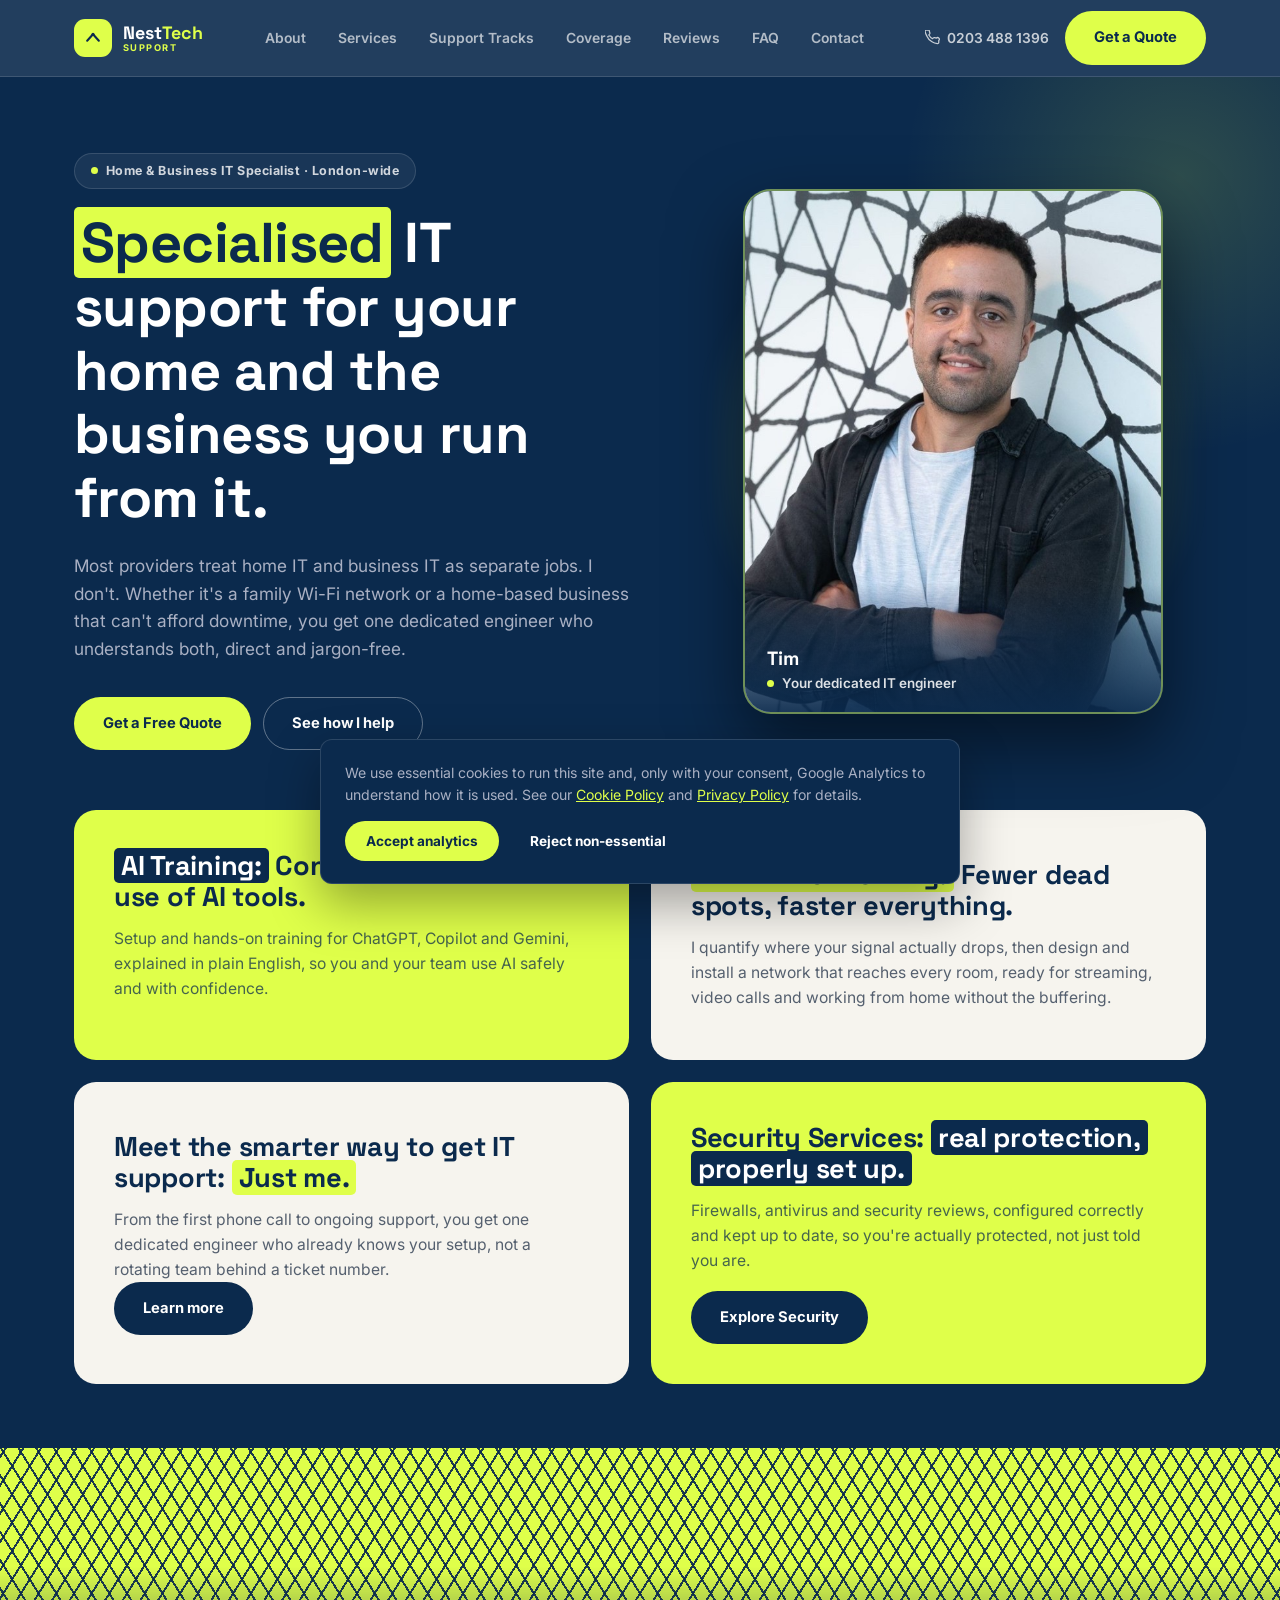
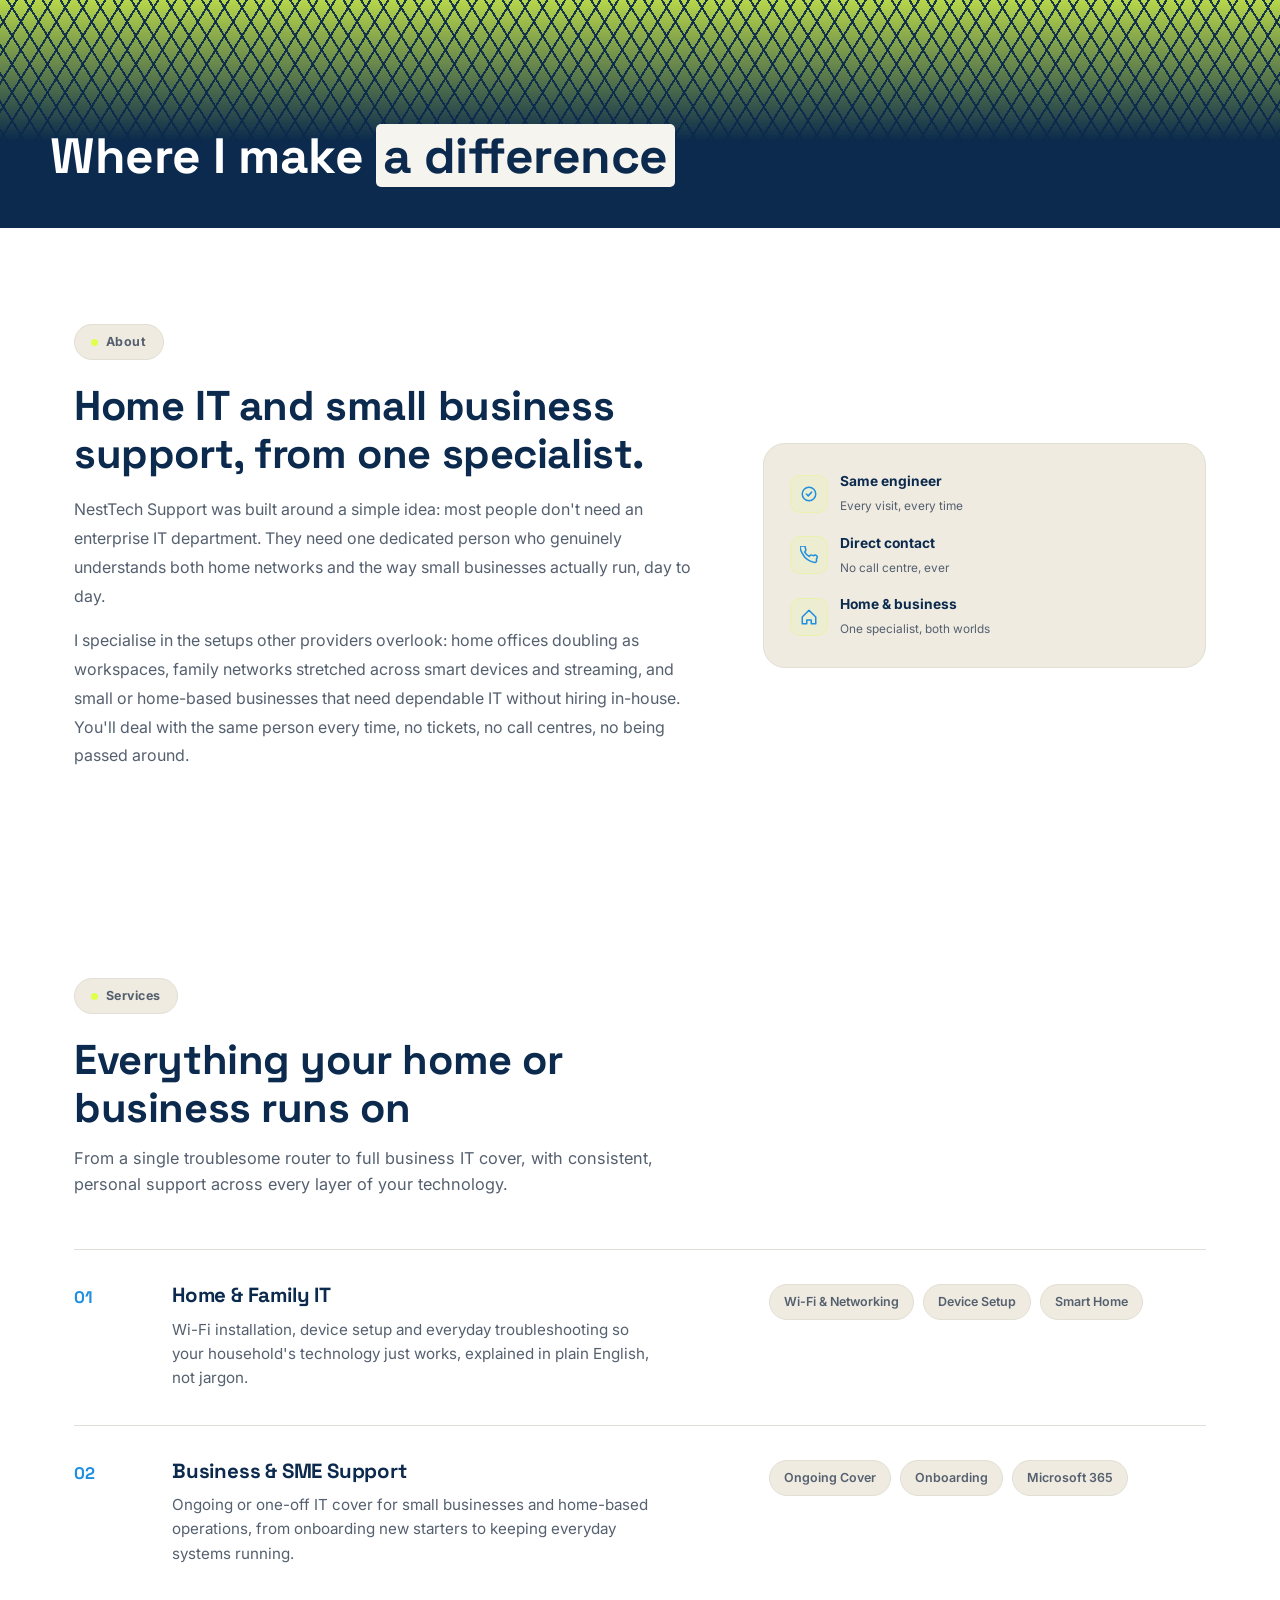
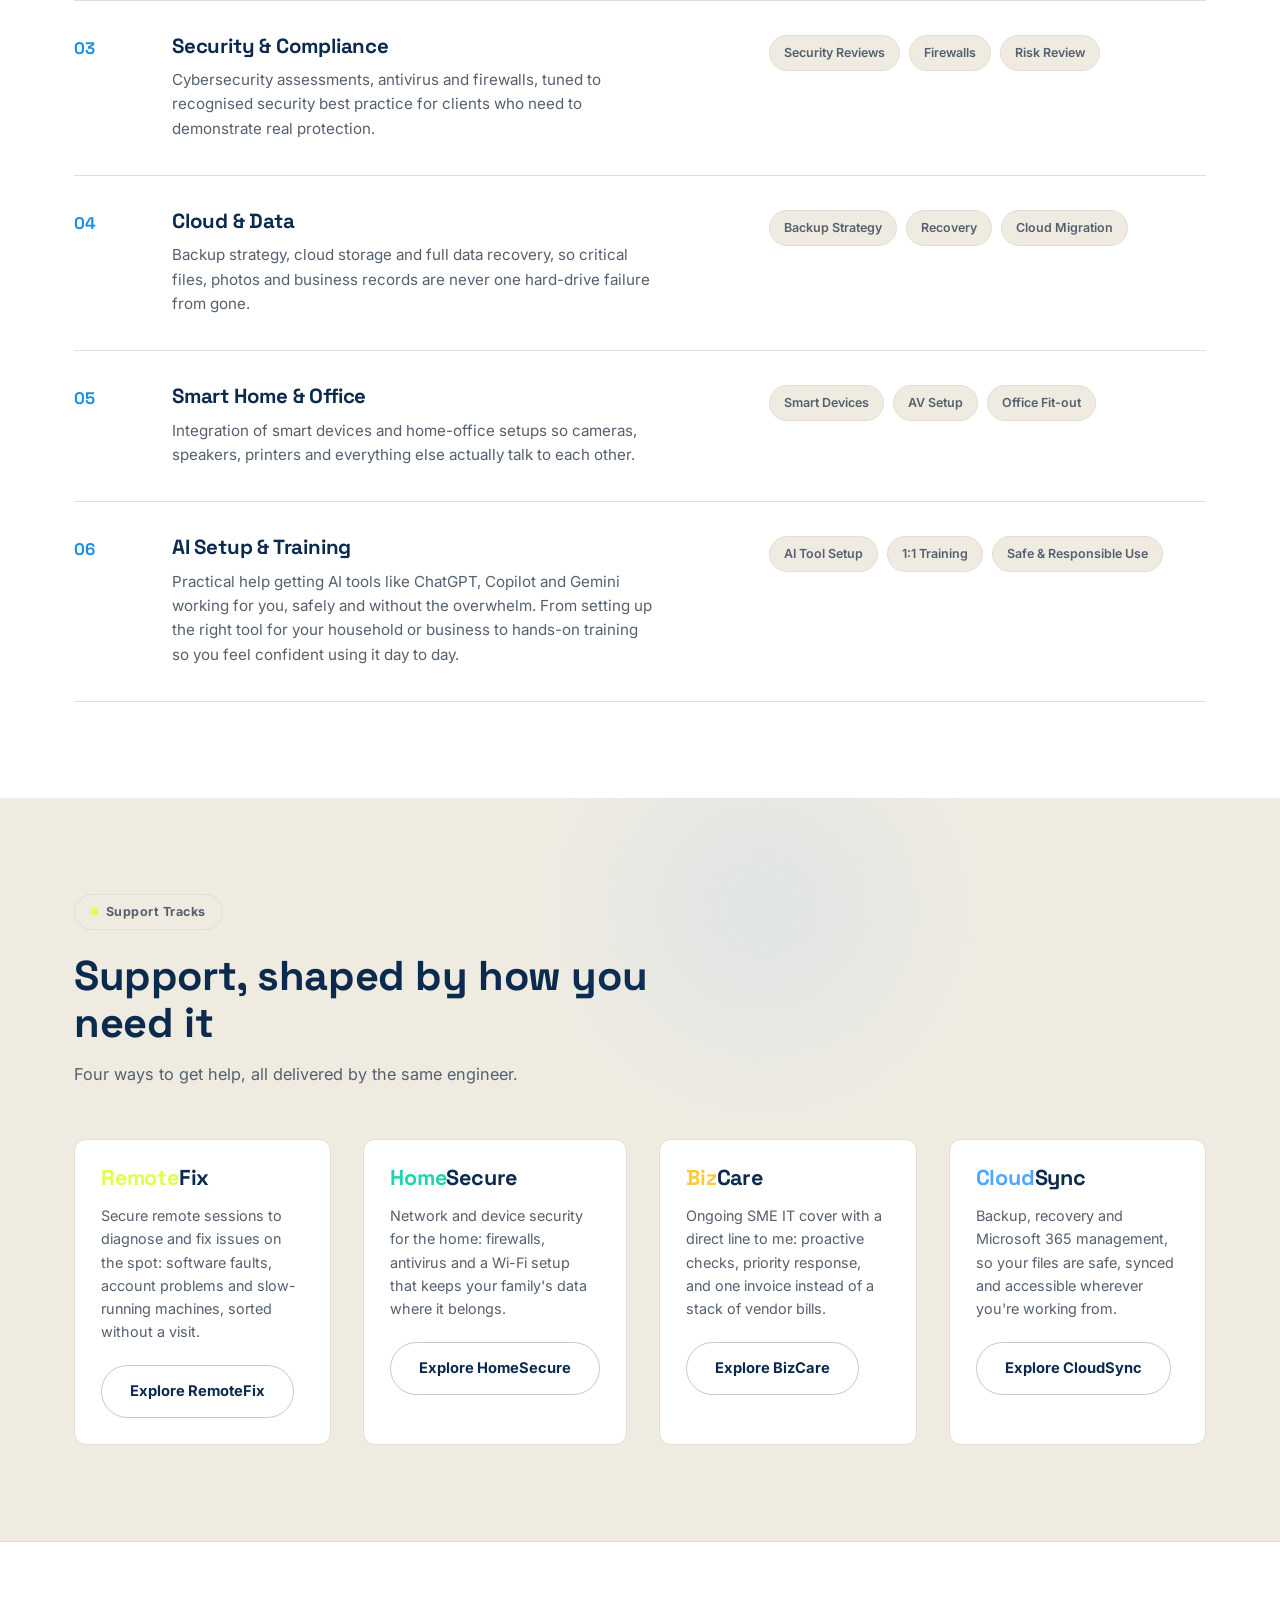
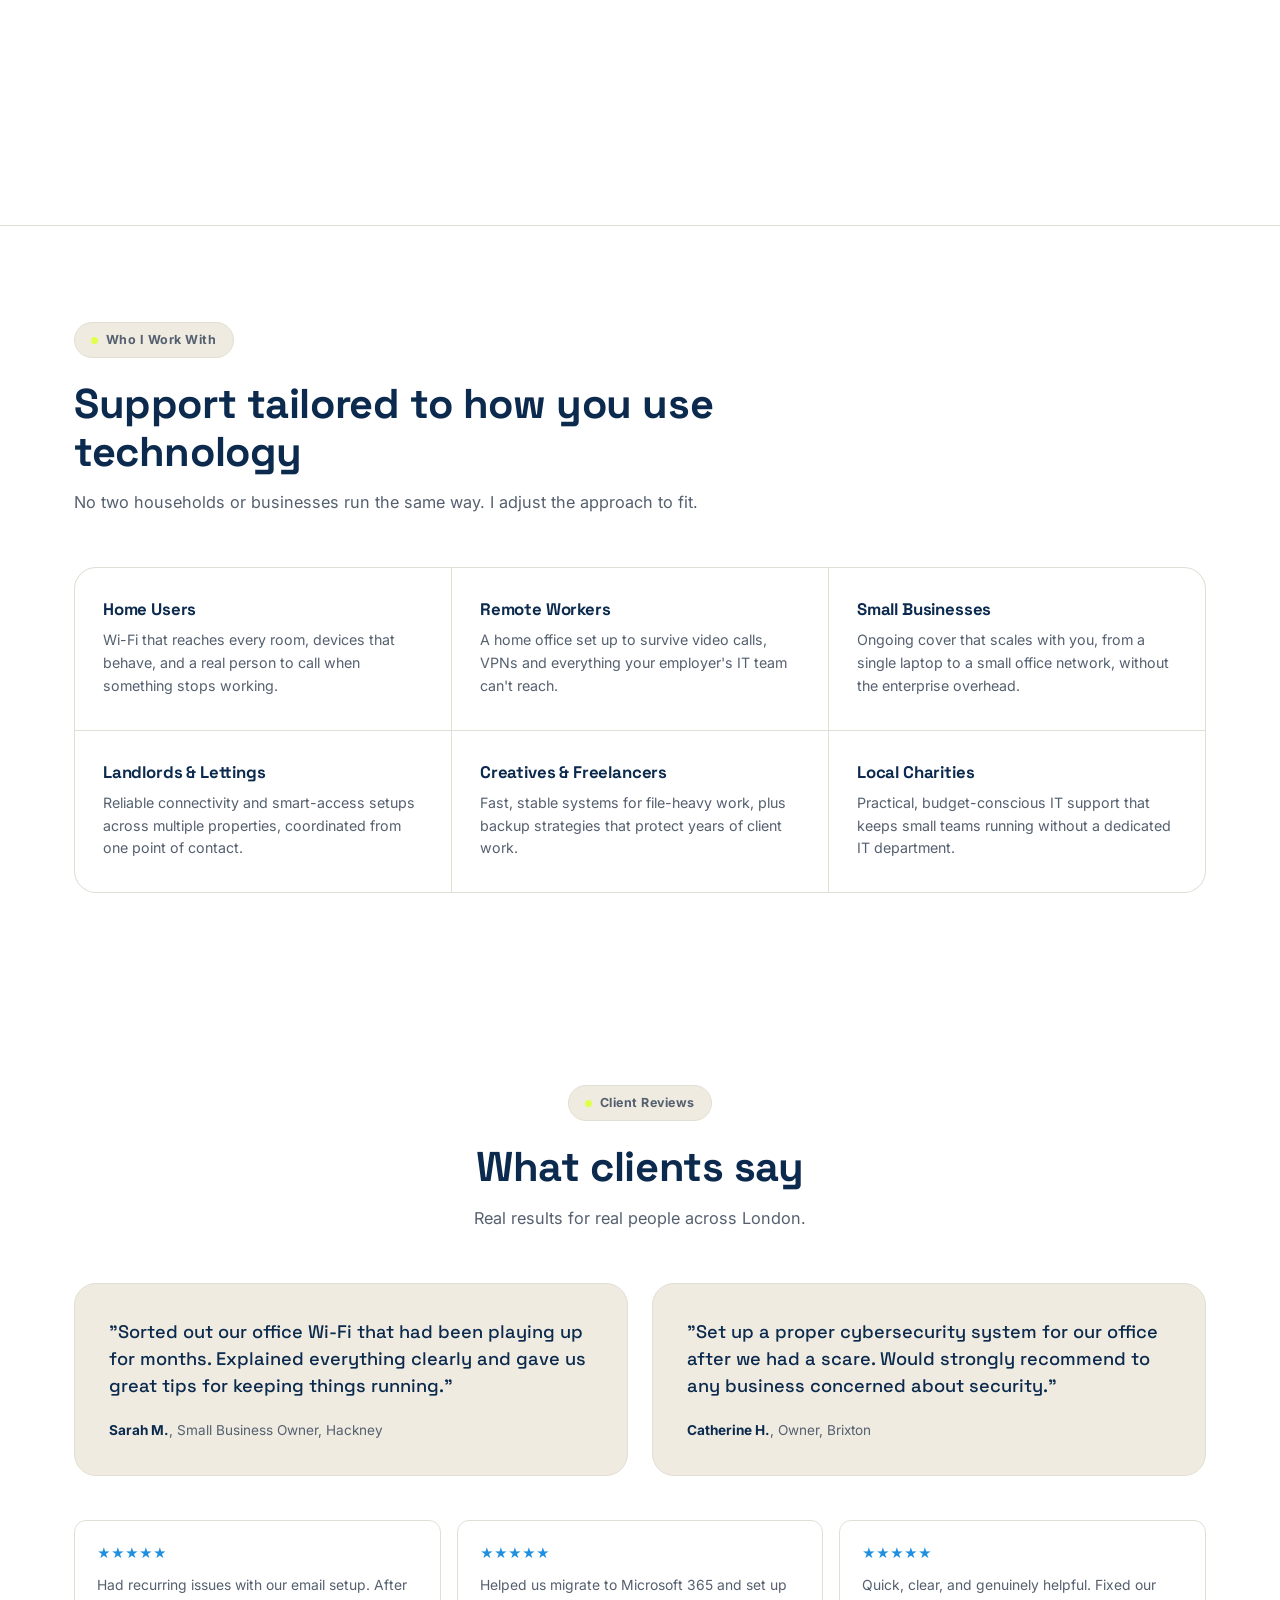
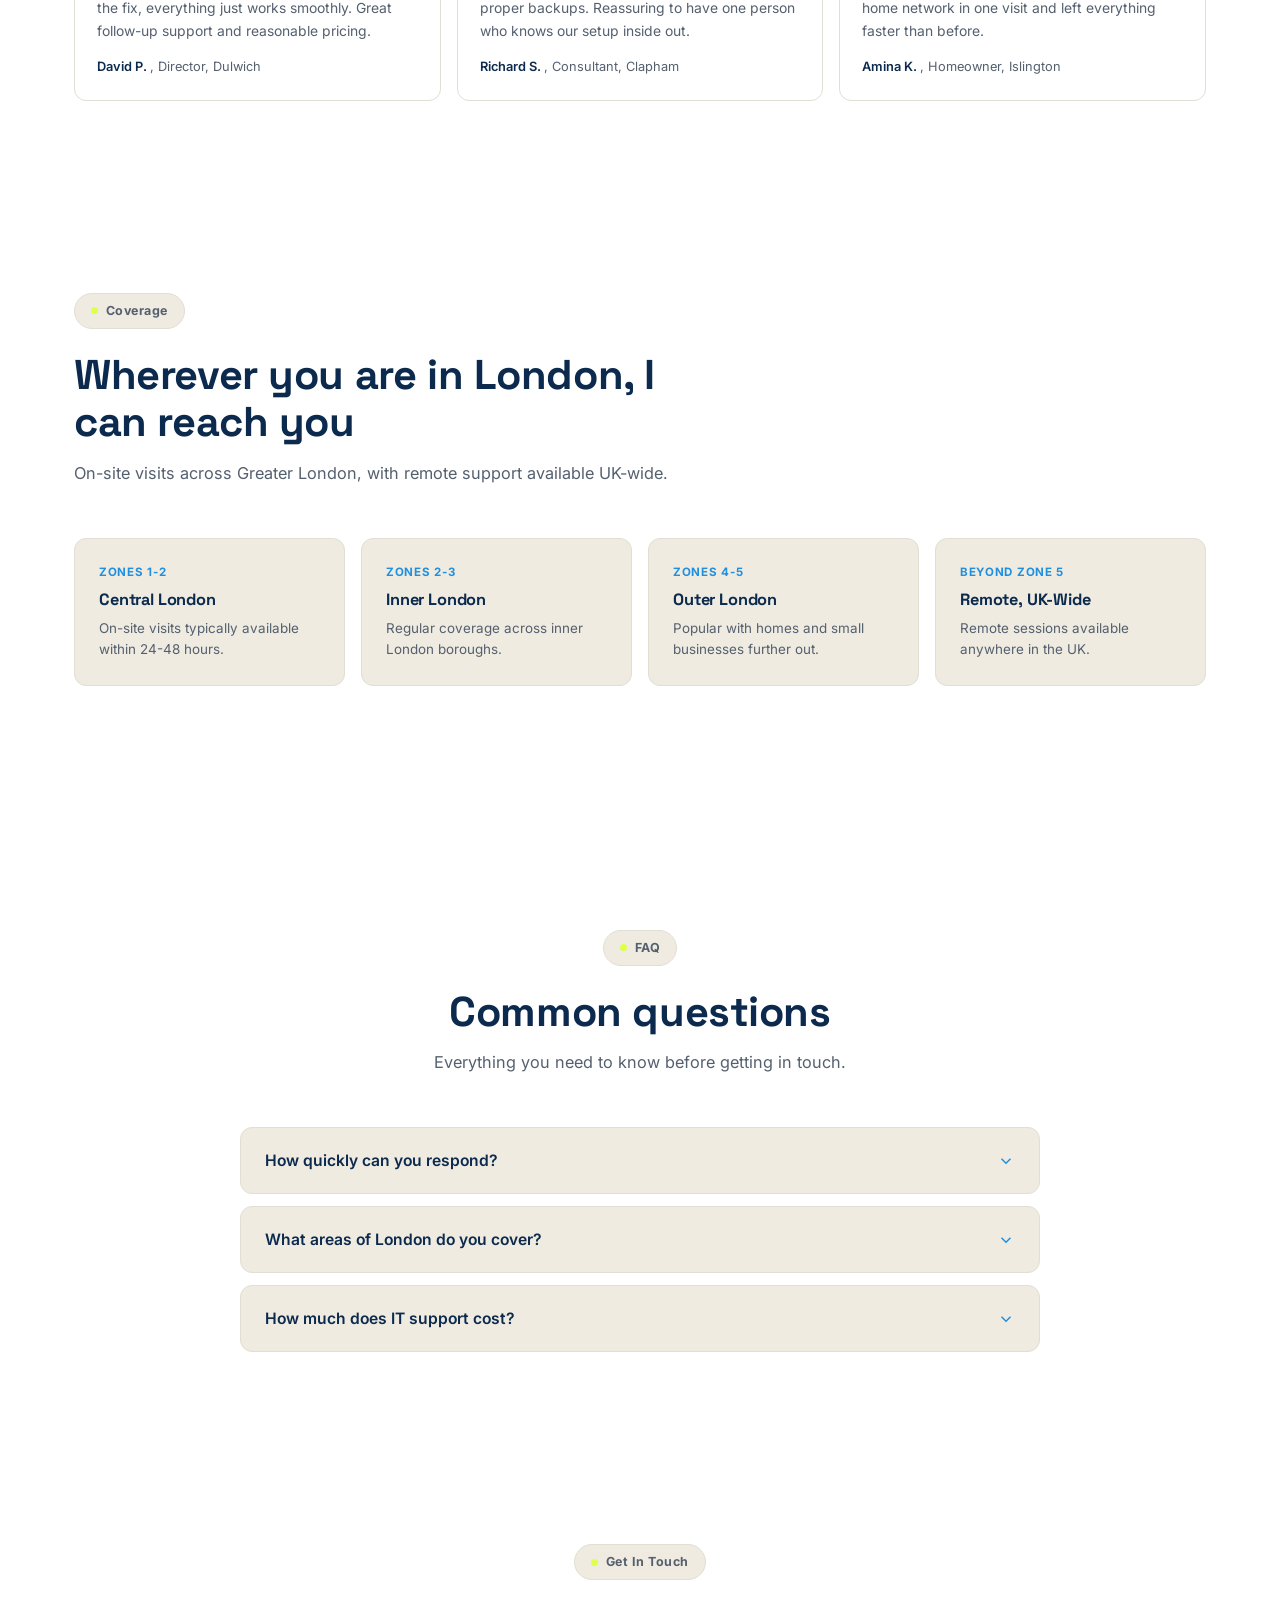
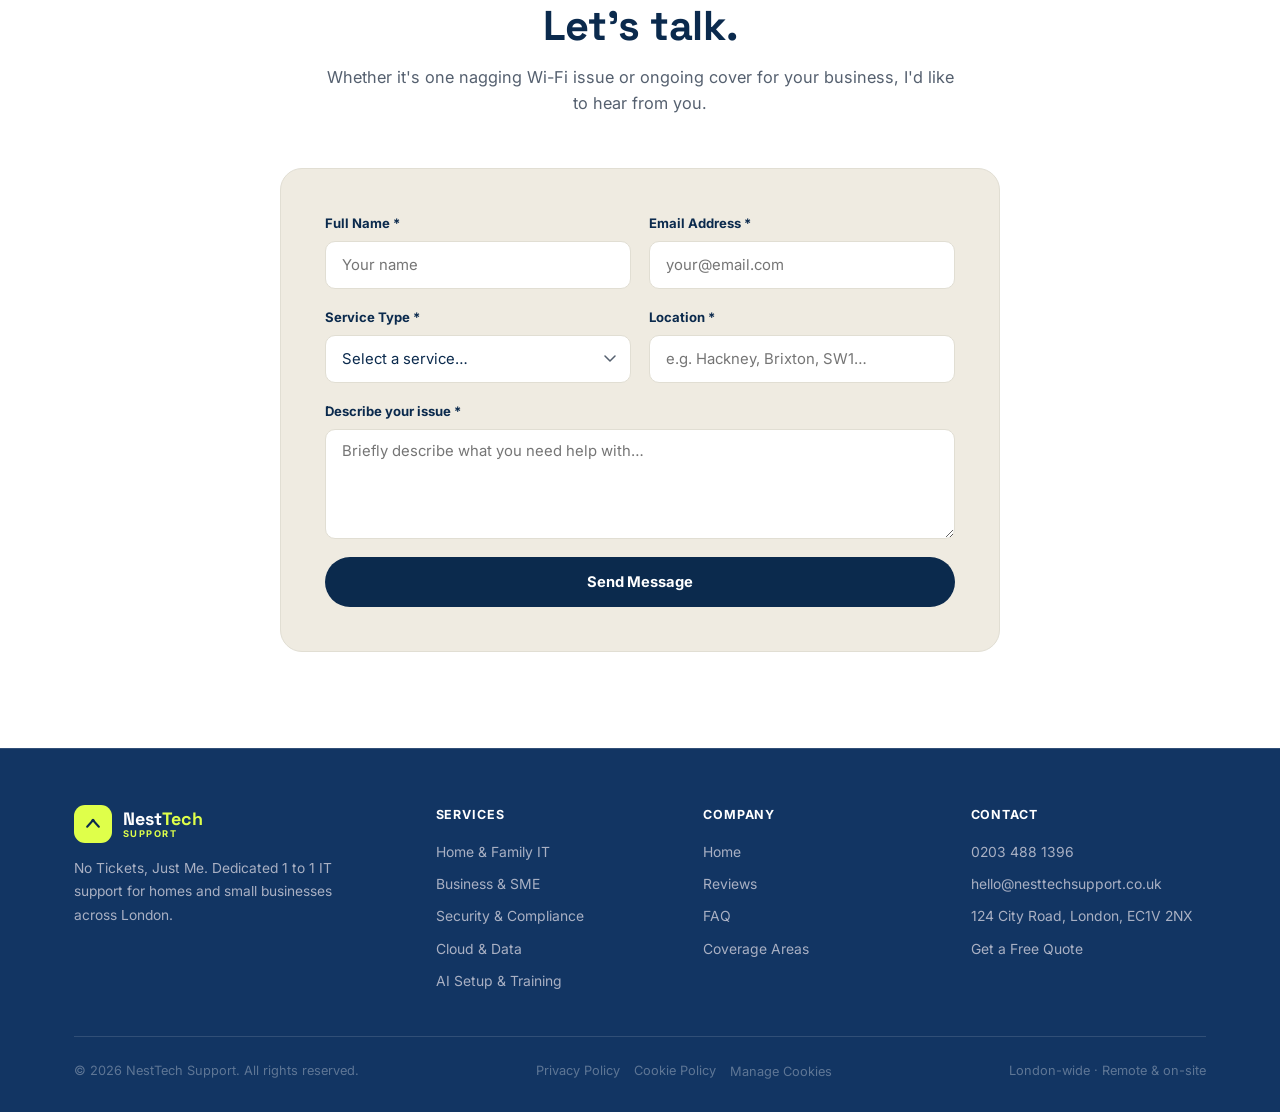
<file: index.html>
<!DOCTYPE html>
<html lang="en">
<head>
<!-- Google tag (gtag.js) is loaded conditionally by cookie-consent.js, only after the visitor accepts analytics cookies -->
<meta charset="UTF-8" />
<meta name="viewport" content="width=device-width, initial-scale=1.0" />
<title>NestTech Support | 1 to 1 IT Support Across London</title>
<meta name="description" content="NestTech Support: 1 to 1 IT support for homes and small businesses across London. Remote and on-site. Call 0203 488 1396." />
<meta name="robots" content="index, follow" />
<link rel="canonical" href="https://nesttechsupport.com/" />
<meta property="og:title" content="NestTech Support | 1 to 1 IT Support Across London" />
<meta property="og:description" content="Direct, personal IT support for homes and small businesses across London. No tickets, no call centres, just one dedicated engineer." />
<meta property="og:type" content="website" />
<meta property="og:url" content="https://nesttechsupport.com/" />
<meta property="og:image" content="https://nesttechsupport.com/nesttech-support-it-engineer-london.jpg" />
<meta property="og:locale" content="en_GB" />
<meta name="twitter:card" content="summary_large_image" />
<meta name="twitter:title" content="NestTech Support | 1 to 1 IT Support London" />
<meta name="twitter:description" content="Direct, personal IT support for homes and small businesses across London. Call 0203 488 1396." />
<meta name="twitter:image" content="https://nesttechsupport.com/nesttech-support-it-engineer-london.jpg" />
<script type="application/ld+json">
{
  "@context": "https://schema.org",
  "@type": "LocalBusiness",
  "@id": "https://nesttechsupport.com/#business",
  "name": "NestTech Support",
  "description": "1 to 1 IT support for homes and small businesses across London. Direct, jargon-free help with Wi-Fi, networks, devices, security, backups and small business IT, delivered by the same engineer every time.",
  "url": "https://nesttechsupport.com",
  "telephone": "+442034881396",
  "email": "hello@nesttechsupport.co.uk",
  "image": "https://nesttechsupport.com/nesttech-support-it-engineer-london.jpg",
  "address": { "@type": "PostalAddress", "streetAddress": "124 City Road", "addressLocality": "London", "postalCode": "EC1V 2NX", "addressCountry": "GB" },
  "areaServed": [
    { "@type": "City", "name": "London" },
    { "@type": "Country", "name": "United Kingdom" }
  ],
  "openingHours": "Mo-Sa 08:00-20:00",
  "knowsAbout": ["Home Wi-Fi and networking", "Small business IT support", "Cybersecurity and firewalls", "Cloud backup and data recovery", "Smart home setup", "Microsoft 365", "AI tools setup and training"],
  "hasOfferCatalog": {
    "@type": "OfferCatalog",
    "name": "IT Support Services",
    "itemListElement": [
      { "@type": "Offer", "itemOffered": { "@type": "Service", "name": "Home & Family IT", "description": "Wi-Fi installation, device setup and everyday troubleshooting for homes." } },
      { "@type": "Offer", "itemOffered": { "@type": "Service", "name": "Business & SME Support", "description": "Ongoing or one-off IT cover for small businesses and home-based operations." } },
      { "@type": "Offer", "itemOffered": { "@type": "Service", "name": "Security Services", "description": "Cybersecurity assessments, antivirus and firewalls for homes and businesses." } },
      { "@type": "Offer", "itemOffered": { "@type": "Service", "name": "Cloud & Data Backup", "description": "Backup strategy, cloud storage and data recovery." } },
      { "@type": "Offer", "itemOffered": { "@type": "Service", "name": "Smart Home & Office Setup", "description": "Integration of smart devices and home-office technology." } },
      { "@type": "Offer", "itemOffered": { "@type": "Service", "name": "AI Setup & Training", "description": "Setup and hands-on training for AI tools such as ChatGPT, Copilot and Gemini, for homes and small businesses." } }
    ]
  }
}
</script>
<script type="application/ld+json">
{
  "@context": "https://schema.org",
  "@type": "FAQPage",
  "mainEntity": [
    {
      "@type": "Question",
      "name": "How quickly can you respond?",
      "acceptedAnswer": { "@type": "Answer", "text": "For remote support I can often connect within the hour. On-site visits are typically booked within 24-48 hours, with same-day availability depending on schedule. Call 0203 488 1396 for urgent issues." }
    },
    {
      "@type": "Question",
      "name": "What areas of London do you cover?",
      "acceptedAnswer": { "@type": "Answer", "text": "The whole of Greater London, zones 1 through 5, covering both central boroughs and outer suburbs. Remote support is available UK-wide." }
    },
    {
      "@type": "Question",
      "name": "How much does IT support cost?",
      "acceptedAnswer": { "@type": "Answer", "text": "A free quote is always available before any work begins, no hidden charges." }
    }
  ]
}
</script>
<link rel="preconnect" href="https://fonts.googleapis.com" />
<link rel="preconnect" href="https://fonts.gstatic.com" crossorigin />
<link href="https://fonts.googleapis.com/css2?family=Space+Grotesk:wght@500;600;700&family=Inter:wght@400;500;600;700;800&display=swap" rel="stylesheet" />
<link rel="icon" type="image/svg+xml" href="data:image/svg+xml,%3Csvg xmlns='http://www.w3.org/2000/svg' viewBox='0 0 64 64'%3E%3Crect width='64' height='64' rx='16' fill='%23DFFF4A'/%3E%3Cpath d='M15 40 L32 21 L49 40' stroke='white' stroke-width='5.5' fill='none' stroke-linecap='round' stroke-linejoin='round'/%3E%3Ccircle cx='32' cy='21' r='4.5' fill='white'/%3E%3C/svg%3E" />
<link rel="icon" type="image/png" sizes="32x32" href="favicon-32x32.png" />
<link rel="icon" type="image/png" sizes="16x16" href="favicon-16x16.png" />
<link rel="apple-touch-icon" sizes="180x180" href="apple-touch-icon.png" />
<link rel="shortcut icon" href="favicon.ico" />
<link rel="stylesheet" href="cookie-consent.css" />
<script src="cookie-consent.js" defer></script>

<style>
  :root {
    --ink:        #0B2A4D;
    --panel:      #123563;
    --panel2:     #17406F;
    --edge:       rgba(255,255,255,.13);
    --paper:      #F6F4EE;
    --paper2:     #EFEBE1;
    --amber:      #DFFF4A;
    --amber-dark: #1F8FE0;
    --amber-soft: #EAFBBF;
    --teal:       #22D3B0;
    --gold:       #FFC93C;
    --sky:        #4FA8FF;
    --white:      #ffffff;
    --body-d:     #A9B0C3;
    --body-l:     #55606F;
    --line-l:     #E1DED3;
    --r:          22px;
    --r-sm:       12px;
  }
  * , *::before, *::after { box-sizing: border-box; margin: 0; padding: 0; }
  html { scroll-behavior: smooth; }
  body { font-family: 'Inter', sans-serif; background: var(--white); color: var(--ink); line-height: 1.6; -webkit-font-smoothing: antialiased; }
  img { max-width: 100%; display: block; }
  a { color: inherit; text-decoration: none; }
  ul { list-style: none; }
  .container { max-width: 1180px; margin: 0 auto; padding: 0 24px; }
  ::selection { background: var(--amber); color: var(--ink); }
  :focus-visible { outline: 2px solid var(--amber); outline-offset: 3px; }
  mark { font-style: normal; padding: 0 7px; border-radius: 5px; box-decoration-break: clone; -webkit-box-decoration-break: clone; }
  mark.hl-light { background: var(--paper); color: var(--ink); }
  mark.hl-amber { background: var(--amber); color: var(--ink); }
  mark.hl-dark  { background: var(--ink); color: var(--white); }

  h1, h2, h3, h4 { font-family: 'Space Grotesk', sans-serif; font-weight: 700; line-height: 1.14; letter-spacing: -.01em; }
  h2 { font-size: clamp(1.9rem, 3.6vw, 2.6rem); }
  h3 { font-size: 1.2rem; }

  .btn { display: inline-flex; align-items: center; gap: 8px; padding: 14px 28px; border-radius: 100px; font-family: 'Inter', sans-serif; font-weight: 700; font-size: .92rem; cursor: pointer; transition: all .18s ease; border: 1.5px solid transparent; white-space: nowrap; }
  .btn-amber { background: var(--amber); color: var(--ink); }
  .btn-amber:hover { background: var(--white); transform: translateY(-2px); }
  .btn-outline-w { background: transparent; color: var(--white); border-color: rgba(255,255,255,.35); }
  .btn-outline-w:hover { border-color: #fff; background: rgba(255,255,255,.06); }
  .btn-outline-ink { background: transparent; color: var(--ink); border-color: rgba(11,42,77,.25); }
  .btn-outline-ink:hover { border-color: var(--ink); background: rgba(11,42,77,.05); }
  .btn-ink { background: var(--ink); color: var(--white); }
  .btn-ink:hover { background: #000; transform: translateY(-2px); }

  .eyebrow-pill { display: inline-flex; align-items: center; gap: 8px; background: var(--paper2); border: 1px solid var(--line-l); padding: 7px 16px; border-radius: 100px; font-size: .78rem; font-weight: 700; letter-spacing: .04em; color: var(--body-l); margin-bottom: 22px; }
  .eyebrow-pill .dot { width: 7px; height: 7px; border-radius: 50%; background: var(--amber); animation: dotPulse 2.2s ease-in-out infinite; }
  @keyframes dotPulse { 0%, 100% { opacity: 1; transform: scale(1); } 50% { opacity: .45; transform: scale(1.4); } }
  .on-dark .eyebrow-pill, .hero .eyebrow-pill { background: rgba(255,255,255,.06); border-color: var(--edge); color: rgba(255,255,255,.8); }
  .eyebrow-ink { display: inline-flex; align-items: center; gap: 8px; font-size: .78rem; font-weight: 800; letter-spacing: .08em; text-transform: uppercase; color: var(--amber-dark); margin-bottom: 14px; }

  section { padding: 96px 0; }
  .on-dark { background: var(--ink); color: var(--white); }
  .section-header { max-width: 640px; margin-bottom: 52px; }
  .section-header.center { margin-left: auto; margin-right: auto; text-align: center; }
  .section-header p { color: var(--body-l); margin-top: 14px; font-size: 1.02rem; }
  .on-dark .section-header p { color: var(--body-d); }
  .on-dark h2, .on-dark h3 { color: var(--white); }
  .eyebrow-pill.on-dark-pill { background: rgba(255,255,255,.06); border-color: var(--edge); color: rgba(255,255,255,.8); }

  /* ============ HEADER ============ */
  header { position: sticky; top: 0; z-index: 100; background: rgba(11,42,77,.9); backdrop-filter: blur(14px); border-bottom: 1px solid var(--edge); }
  .header-inner { display: flex; align-items: center; justify-content: space-between; height: 76px; }
  .logo { display: flex; align-items: center; gap: 11px; }
  .logo-mark { width: 38px; height: 38px; border-radius: 11px; background: var(--amber); display: flex; align-items: center; justify-content: center; flex-shrink: 0; }
  .logo-word { font-family: 'Space Grotesk', sans-serif; font-weight: 700; font-size: 1.12rem; color: var(--white); line-height: 1.1; }
  .logo-word span { color: var(--amber); }
  .logo-sub { display: block; font-family: 'Inter'; font-weight: 700; font-size: .58rem; letter-spacing: .16em; color: rgba(255,255,255,.42); margin-top: 1px; }
  nav { display: flex; align-items: center; gap: 2px; }
  nav a { color: rgba(255,255,255,.66); font-size: .87rem; font-weight: 600; padding: 9px 15px; border-radius: 100px; transition: all .15s; }
  nav a:hover { color: var(--white); background: rgba(255,255,255,.07); }
  .header-cta { display: flex; align-items: center; gap: 16px; }
  .header-phone { color: rgba(255,255,255,.75); font-size: .86rem; font-weight: 600; display: flex; align-items: center; gap: 7px; }
  .hamburger { display: none; background: none; border: none; cursor: pointer; padding: 8px; }
  .hamburger span { display: block; width: 22px; height: 2px; background: var(--white); margin: 5px 0; border-radius: 2px; }
  @media (max-width: 900px) {
    nav { display: none; }
    .header-phone { display: none; }
    .hamburger { display: block; }
    nav.open { display: flex; flex-direction: column; align-items: flex-start; position: absolute; top: 76px; left: 0; right: 0; background: var(--ink); padding: 12px 24px 22px; border-bottom: 1px solid var(--edge); gap: 2px; }
  }

  /* ============ HERO ============ */
  .hero { padding: 76px 0 0; position: relative; overflow: hidden; background: var(--ink); color: var(--white); }
  .hero::before { content:''; position:absolute; top:-200px; right:-200px; width:600px; height:600px; background: radial-gradient(circle, rgba(223,255,74,.16), transparent 65%); pointer-events:none; }
  .hero-top-grid { position: relative; z-index: 1; display: grid; grid-template-columns: 1.15fr 1fr; gap: 44px; align-items: center; margin-bottom: 60px; }
  @media (max-width: 900px) { .hero-top-grid { grid-template-columns: 1fr; } }
  .hero-inner { max-width: 620px; }
  .hero h1 { font-size: clamp(2.3rem, 4.6vw, 3.5rem); color: var(--white); margin-bottom: 22px; }
  .hero-lede { color: var(--body-d); font-size: 1.08rem; max-width: 560px; margin-bottom: 34px; }
  .hero-ctas { display: flex; gap: 12px; flex-wrap: wrap; }

  .hero-photo-col { position: relative; justify-self: center; width: 100%; max-width: 420px; }
  .hero-photo-glow { position: absolute; inset: -30px; background: radial-gradient(circle, rgba(223,255,74,.35), transparent 68%); filter: blur(10px); z-index: 0; animation: glowPulse 5s ease-in-out infinite; }
  .hero-photo-frame { position: relative; z-index: 1; border-radius: 28px; overflow: hidden; aspect-ratio: 4 / 5; box-shadow: 0 30px 70px rgba(0,0,0,.5); border: 2px solid rgba(223,255,74,.45); background: var(--panel); }
  .hero-photo-frame img { width: 100%; height: 100%; object-fit: cover; display: block; }
  .hero-photo-caption { position: absolute; left: 0; right: 0; bottom: 0; margin: 0; padding: 64px 22px 20px; background: linear-gradient(to top, rgba(11,42,77,.92), rgba(11,42,77,.55) 55%, rgba(11,42,77,0)); color: var(--white); line-height: 1.3; }
  .hero-photo-caption strong { display: block; font-family: 'Space Grotesk', sans-serif; font-size: 1.2rem; font-weight: 700; letter-spacing: -.01em; }
  .hero-photo-caption span { display: flex; align-items: center; gap: 8px; margin-top: 3px; font-size: .84rem; font-weight: 600; color: rgba(255,255,255,.86); }
  .hero-photo-caption span::before { content: ''; width: 7px; height: 7px; border-radius: 50%; background: var(--amber); flex-shrink: 0; }

  @keyframes glowPulse { 0%, 100% { opacity: .55; transform: scale(1); } 50% { opacity: .9; transform: scale(1.05); } }

  /* split visual+highlight rows (the "particularly good" pattern) */
  .split-rows { display: flex; flex-direction: column; gap: 22px; margin-bottom: 8px; }
  .split-row { display: grid; grid-template-columns: 1fr 1fr; gap: 22px; align-items: stretch; }
  @media (max-width: 820px) { .split-row { grid-template-columns: 1fr; } }
  .split-card-paper { border-radius: var(--r); background: var(--paper); color: var(--ink); padding: 40px; display: flex; flex-direction: column; justify-content: center; }
  .split-card-paper h3 { font-size: clamp(1.35rem, 2.6vw, 1.7rem); margin-bottom: 14px; }
  .split-card-paper p { color: var(--body-l); font-size: .98rem; }
  .split-card-amber { border-radius: var(--r); background: var(--amber); color: var(--ink); padding: 40px; display: flex; flex-direction: column; justify-content: center; }
  .split-card-amber h3 { font-size: clamp(1.35rem, 2.6vw, 1.7rem); margin-bottom: 14px; }
  .split-card-amber p { color: rgba(11,42,77,.72); font-size: .98rem; margin-bottom: 18px; }

  /* ============ HALFTONE IMPACT BAND ============ */
  .impact-band { position: relative; background: var(--ink); min-height: 380px; display: flex; align-items: flex-end; overflow: hidden; padding: 0; }
  .halftone-layer { position: absolute; top: 0; left: 0; right: 0; height: 82%; background: var(--amber);
    background-image:
      repeating-linear-gradient(58deg, rgba(11,42,77,.92) 0 2px, transparent 2px 15px),
      repeating-linear-gradient(-58deg, rgba(11,42,77,.92) 0 2px, transparent 2px 15px);
    -webkit-mask-image: linear-gradient(to bottom, #000 0%, #000 38%, transparent 94%);
    mask-image: linear-gradient(to bottom, #000 0%, #000 38%, transparent 94%);
  }
  .impact-content { position: relative; z-index: 1; padding: 44px 0 44px; width: 100%; }
  .impact-content h2 { font-size: clamp(2rem, 4.6vw, 3.1rem); color: var(--white); }

  /* ============ ABOUT ============ */
  .about-grid { display: grid; grid-template-columns: 1.3fr .9fr; gap: 48px; align-items: center; }
  @media (max-width: 820px) { .about-grid { grid-template-columns: 1fr; } }
  .about-grid h2 { margin-bottom: 18px; color: var(--ink); }
  .about-grid p { color: var(--body-l); font-size: 1rem; line-height: 1.8; margin-bottom: 16px; }
  .about-badges { display: flex; flex-direction: column; gap: 14px; background: var(--paper2); border: 1px solid var(--line-l); border-radius: var(--r); padding: 26px; }
  .cred-badge-sm { display: flex; align-items: center; gap: 12px; }
  .cred-badge-sm .ic { width: 38px; height: 38px; border-radius: 10px; background: rgba(223,255,74,.1); border: 1px solid rgba(223,255,74,.25); color: var(--amber-dark); display: flex; align-items: center; justify-content: center; flex-shrink: 0; }
  .cred-badge-sm strong { display: block; font-size: .86rem; color: var(--ink); }
  .cred-badge-sm span { font-size: .74rem; color: var(--body-l); }

  /* ============ NUMBERED CAPABILITIES ============ */
  .cap-list { display: flex; flex-direction: column; }
  .cap-row { display: grid; grid-template-columns: 70px 1.3fr 1fr; gap: 28px; padding: 34px 0; border-top: 1px solid var(--line-l); align-items: start; }
  .cap-list .cap-row:last-child { border-bottom: 1px solid var(--line-l); }
  @media (max-width: 760px) { .cap-row { grid-template-columns: 50px 1fr; } .cap-row .cap-pills { grid-column: 2; } }
  .cap-num { font-family: 'Space Grotesk', sans-serif; font-weight: 700; font-size: 1.05rem; color: var(--amber-dark); }
  .cap-row h3 { font-size: 1.28rem; margin-bottom: 10px; color: var(--ink); }
  .cap-row p { color: var(--body-l); font-size: .95rem; max-width: 480px; }
  .cap-pills { display: flex; flex-wrap: wrap; gap: 9px; align-content: flex-start; }
  .cap-pill { font-size: .78rem; font-weight: 600; color: var(--body-l); border: 1px solid var(--line-l); padding: 7px 14px; border-radius: 100px; background: var(--paper2); }

  /* ============ SUITE / TABS ============ */
  .suite { background: var(--paper2); position: relative; overflow: hidden; }
  .suite::before { content:''; position:absolute; top:-140px; left:40%; width:500px; height:500px; background: radial-gradient(circle, rgba(79,168,255,.10), transparent 65%); pointer-events:none; }
  .suite-grid { position: relative; z-index: 1; display: grid; grid-template-columns: repeat(4, 1fr); gap: 32px; }
  @media (max-width: 940px) { .suite-grid { grid-template-columns: 1fr 1fr; } }
  @media (max-width: 560px) { .suite-grid { grid-template-columns: 1fr; } }
  .suite-item { background: var(--white); border: 1px solid var(--line-l); border-radius: var(--r-sm); padding: 26px; transition: transform .25s ease, box-shadow .25s ease, border-color .25s ease; }
  .suite-item:hover { transform: translateY(-5px); box-shadow: 0 18px 34px rgba(11,42,77,.08); border-color: rgba(223,255,74,.35); }
  .suite-item h3 { font-size: 1.35rem; margin-bottom: 14px; }
  .suite-item h3 .c2 { color: var(--ink); }
  .suite-item p { color: var(--body-l); font-size: .9rem; margin-bottom: 22px; min-height: 84px; }

  /* ============ STATS ============ */
  .stats-band { background: var(--white); border-top: 1px solid var(--line-l); border-bottom: 1px solid var(--line-l); }
  .stats-grid { display: grid; grid-template-columns: repeat(3, 1fr); gap: 32px; text-align: center; }
  .stats-grid.stats-grid-2 { grid-template-columns: repeat(2, 1fr); max-width: 620px; margin: 0 auto; gap: 60px; }
  @media (max-width: 700px) { .stats-grid { grid-template-columns: 1fr; } .stats-grid.stats-grid-2 { gap: 32px; } }
  .stat-num { font-family: 'Space Grotesk', sans-serif; font-weight: 700; font-size: clamp(2.6rem, 5vw, 3.6rem); color: var(--ink); line-height: 1; }
  .stat-num span { color: var(--amber-dark); }
  .stat-label { color: var(--body-l); font-size: .92rem; margin-top: 10px; }

  /* ============ AUDIENCE GRID ============ */
  .audience-grid { display: grid; grid-template-columns: repeat(3, 1fr); gap: 1px; background: var(--line-l); border: 1px solid var(--line-l); border-radius: var(--r); overflow: hidden; }
  @media (max-width: 820px) { .audience-grid { grid-template-columns: 1fr 1fr; } }
  @media (max-width: 560px) { .audience-grid { grid-template-columns: 1fr; } }
  .audience-cell { background: var(--white); padding: 32px 28px; transition: background .25s ease; }
  .audience-cell:hover { background: var(--paper2); }
  .audience-cell h3 { font-size: 1.05rem; margin-bottom: 10px; color: var(--ink); }
  .audience-cell p { color: var(--body-l); font-size: .89rem; }

  /* ============ TESTIMONIALS ============ */
  .testi-feature { display: grid; grid-template-columns: 1fr 1fr; gap: 24px; margin-bottom: 44px; }
  @media (max-width: 820px) { .testi-feature { grid-template-columns: 1fr; } }
  .testi-quote { background: var(--paper2); border: 1px solid var(--line-l); border-radius: var(--r); padding: 34px; }
  .testi-quote p.quote { font-family: 'Space Grotesk', sans-serif; font-size: 1.14rem; font-weight: 500; color: var(--ink); margin-bottom: 20px; line-height: 1.5; }
  .testi-quote .who { color: var(--body-l); font-size: .85rem; }
  .testi-quote .who strong { color: var(--ink); }
  .testi-grid-mini { display: grid; grid-template-columns: repeat(auto-fit, minmax(230px, 1fr)); gap: 16px; }
  .testi-mini { background: var(--white); border: 1px solid var(--line-l); border-radius: var(--r-sm); padding: 22px; transition: transform .25s ease, box-shadow .25s ease; }
  .testi-mini:hover { transform: translateY(-4px); box-shadow: 0 14px 28px rgba(11,42,77,.07); }
  .testi-mini .stars { color: var(--amber-dark); font-size: .82rem; margin-bottom: 10px; }
  .testi-mini p { color: var(--body-l); font-size: .87rem; margin-bottom: 14px; line-height: 1.65; }
  .testi-mini .who { font-size: .8rem; color: var(--ink); font-weight: 600; }
  .testi-mini .role { color: var(--body-l); font-weight: 400; }

  /* ============ COVERAGE / OFFICE-STYLE GRID ============ */
  .coverage-grid { display: grid; grid-template-columns: repeat(4, 1fr); gap: 16px; margin-bottom: 52px; }
  @media (max-width: 900px) { .coverage-grid { grid-template-columns: 1fr 1fr; } }
  @media (max-width: 560px) { .coverage-grid { grid-template-columns: 1fr; } }
  .coverage-card { background: var(--paper2); border: 1px solid var(--line-l); border-radius: var(--r-sm); padding: 24px; transition: transform .25s ease, box-shadow .25s ease; }
  .coverage-card:hover { transform: translateY(-4px); box-shadow: 0 14px 28px rgba(11,42,77,.07); }
  .coverage-card .tag-mini { font-size: .72rem; font-weight: 700; letter-spacing: .06em; text-transform: uppercase; color: var(--amber-dark); margin-bottom: 10px; display: block; }
  .coverage-card h4 { font-family: 'Space Grotesk'; font-size: 1.02rem; margin-bottom: 8px; color: var(--ink); }
  .coverage-card p { font-size: .84rem; color: var(--body-l); }

  /* ============ FAQ ============ */
  .faq-list { max-width: 800px; margin: 0 auto; display: flex; flex-direction: column; gap: 12px; }
  .faq-item { background: var(--paper2); border: 1px solid var(--line-l); border-radius: var(--r-sm); padding: 20px 24px; cursor: pointer; transition: border-color .2s ease; }
  .faq-item:hover { border-color: rgba(223,255,74,.4); }
  .faq-item summary { font-weight: 600; font-size: .98rem; color: var(--ink); list-style: none; display: flex; justify-content: space-between; align-items: center; gap: 12px; }
  .faq-item summary::-webkit-details-marker { display: none; }
  .faq-item summary svg { flex-shrink: 0; transition: transform .2s; color: var(--amber-dark); }
  .faq-item[open] summary svg { transform: rotate(180deg); }
  .faq-item p { margin-top: 14px; color: var(--body-l); font-size: .92rem; line-height: 1.72; }

  /* ============ CONTACT ============ */
  .contact-wrap { max-width: 720px; margin: 0 auto; }
  .contact-form { background: var(--paper2); color: var(--ink); border-radius: var(--r); padding: 44px; border: 1px solid var(--line-l); }
  .form-row { display: grid; grid-template-columns: 1fr 1fr; gap: 18px; align-items: start; }
  @media (max-width: 560px) { .form-row { grid-template-columns: 1fr; } .contact-form { padding: 28px; } }
  .form-group { display: flex; flex-direction: column; gap: 0; margin-bottom: 18px; }
  .form-group label { font-size: .82rem; font-weight: 700; color: var(--ink); display: block; margin-bottom: 7px; }
  .form-group input, .form-group select {
    width: 100%; height: 48px; padding: 0 16px; border: 1.5px solid var(--line-l); border-radius: 10px;
    font-family: 'Inter'; font-size: .93rem; color: var(--ink); background: var(--white);
    transition: border-color .2s; outline: none; box-sizing: border-box; -webkit-appearance: none; appearance: none;
  }
  .form-group select {
    background-image: url("data:image/svg+xml,%3Csvg xmlns='http://www.w3.org/2000/svg' width='12' height='8' viewBox='0 0 12 8'%3E%3Cpath d='M1 1l5 5 5-5' stroke='%2355606F' stroke-width='1.5' fill='none' stroke-linecap='round' stroke-linejoin='round'/%3E%3C/svg%3E");
    background-repeat: no-repeat; background-position: right 14px center; padding-right: 36px; cursor: pointer;
  }
  .form-group textarea {
    width: 100%; padding: 12px 16px; border: 1.5px solid var(--line-l); border-radius: 10px; font-family: 'Inter';
    font-size: .93rem; color: var(--ink); background: var(--white); transition: border-color .2s; outline: none;
    box-sizing: border-box; resize: vertical; min-height: 110px;
  }
  .form-group input:focus, .form-group textarea:focus, .form-group select:focus { border-color: var(--amber); }
  .form-group .error { font-size: .77rem; color: #d93025; display: none; margin-top: 5px; }
  .form-group.has-error input, .form-group.has-error textarea, .form-group.has-error select { border-color: #d93025; }
  .form-group.has-error .error { display: block; }
  .form-success { display: none; text-align: center; padding: 36px; background: var(--amber-soft); border-radius: var(--r-sm); }
  .form-success h4 { font-family: 'Space Grotesk'; font-size: 1.5rem; color: var(--ink); margin-bottom: 8px; }
  .form-success p { color: var(--body-l); }

  /* ============ FOOTER ============ */
  footer { background: var(--panel); padding: 56px 0 30px; border-top: 1px solid var(--edge); }
  .footer-inner { display: grid; grid-template-columns: 1.4fr 1fr 1fr 1fr; gap: 32px; margin-bottom: 44px; }
  @media (max-width: 780px) { .footer-inner { grid-template-columns: 1fr 1fr; } }
  @media (max-width: 480px) { .footer-inner { grid-template-columns: 1fr; } }
  .footer-brand p { color: var(--body-d); font-size: .86rem; line-height: 1.7; margin-top: 14px; max-width: 260px; }
  .footer-links h5 { color: var(--white); font-size: .78rem; font-weight: 700; text-transform: uppercase; letter-spacing: .07em; margin-bottom: 16px; }
  .footer-links ul { display: flex; flex-direction: column; gap: 10px; }
  .footer-links a { color: var(--body-d); font-size: .87rem; transition: color .15s; }
  .footer-links a:hover { color: var(--amber); }
  .footer-links ul li { color: var(--body-d); font-size: .87rem; }
  .footer-bottom { border-top: 1px solid var(--edge); padding-top: 24px; display: flex; justify-content: space-between; align-items: center; flex-wrap: wrap; gap: 12px; }
  .footer-bottom p { color: rgba(255,255,255,.32); font-size: .8rem; }
  .footer-legal { display: flex; align-items: center; gap: 14px; flex-wrap: wrap; }
  .footer-legal a, .footer-legal button { color: rgba(255,255,255,.32); font-size: .8rem; background: none; border: none; padding: 0; cursor: pointer; font-family: inherit; transition: color .15s; }
  .footer-legal a:hover, .footer-legal button:hover { color: var(--amber); }

  /* ============ FADE-UP ============ */
  .fade-up { opacity: 0; transform: translateY(20px); transition: opacity .55s ease, transform .55s ease; }
  .fade-up.visible { opacity: 1; transform: none; }
  @media (prefers-reduced-motion: reduce) { .fade-up { transition: none; opacity: 1; transform: none; } html { scroll-behavior: auto; } .hero-photo-glow { animation: none !important; } }
</style>
</head>
<body>

<header>
  <div class="container">
    <div class="header-inner">
      <a href="#home" class="logo" aria-label="NestTech Support home">
        <div class="logo-mark">
          <svg width="22" height="22" viewBox="0 0 64 64" xmlns="http://www.w3.org/2000/svg">
            <path d="M15 40 L32 21 L49 40" stroke="#0B2A4D" stroke-width="6" fill="none" stroke-linecap="round" stroke-linejoin="round"/>
            <circle cx="32" cy="21" r="4.5" fill="#0B2A4D"/>
          </svg>
        </div>
        <span class="logo-word">Nest<span>Tech</span><span class="logo-sub">SUPPORT</span></span>
      </a>
      <nav id="nav">
        <a href="#about">About</a>
        <a href="#services">Services</a>
        <a href="#suite">Support Tracks</a>
        <a href="#coverage">Coverage</a>
        <a href="#testimonials">Reviews</a>
        <a href="#faq">FAQ</a>
        <a href="#contact">Contact</a>
      </nav>
      <div class="header-cta">
        <a href="tel:02034881396" class="header-phone">
          <svg width="15" height="15" fill="none" viewBox="0 0 24 24" stroke="currentColor" stroke-width="2" stroke-linecap="round" stroke-linejoin="round"><path d="M22 16.92v3a2 2 0 01-2.18 2 19.79 19.79 0 01-8.63-3.07A19.5 19.5 0 013.07 9.81a19.79 19.79 0 01-3.07-8.67A2 2 0 012 0h3a2 2 0 012 1.72c.127.96.361 1.903.7 2.81a2 2 0 01-.45 2.11L6.09 7.91a16 16 0 006 6l1.27-1.27a2 2 0 012.11-.45c.907.339 1.85.573 2.81.7A2 2 0 0122 16.92z"/></svg>
          0203 488 1396
        </a>
        <a href="#contact" class="btn btn-amber">Get a Quote</a>
        <button class="hamburger" aria-label="Toggle menu" onclick="this.closest('header').querySelector('nav').classList.toggle('open')">
          <span></span><span></span><span></span>
        </button>
      </div>
    </div>
  </div>
</header>

<!-- HERO -->
<section class="hero" id="home" style="padding-bottom:56px;">
  <div class="container">
    <div class="hero-top-grid">
      <div class="hero-inner">
        <div class="eyebrow-pill"><span class="dot"></span>Home &amp; Business IT Specialist · London-wide</div>
        <h1><mark class="hl-amber">Specialised</mark> IT support for your home and the business you run from it.</h1>
        <p class="hero-lede">Most providers treat home IT and business IT as separate jobs. I don't. Whether it's a family Wi-Fi network or a home-based business that can't afford downtime, you get one dedicated engineer who understands both, direct and jargon-free.</p>
        <div class="hero-ctas">
          <a href="#contact" class="btn btn-amber">Get a Free Quote</a>
          <a href="#services" class="btn btn-outline-w">See how I help</a>
        </div>
      </div>
      <div class="hero-photo-col fade-up">
        <div class="hero-photo-glow"></div>
        <div class="hero-photo-frame">
          <img id="profile-img" src="nesttech-support-it-engineer-london.jpg" alt="Tim, IT support engineer for NestTech Support, London" />
          <p class="hero-photo-caption"><strong>Tim</strong><span>Your dedicated IT engineer</span></p>
        </div>
      </div>
    </div>

    <!-- SPLIT VISUAL + HIGHLIGHT ROWS -->
    <div class="split-rows">
      <div class="split-row fade-up">
        <div class="split-card-amber">
          <h3><mark class="hl-dark">AI Training:</mark> Confident, everyday use of AI tools.</h3>
          <p>Setup and hands-on training for ChatGPT, Copilot and Gemini, explained in plain English, so you and your team use AI safely and with confidence.</p>
        </div>
        <div class="split-card-paper">
          <h3><mark class="hl-amber">Wi-Fi &amp; Networking:</mark> Fewer dead spots, faster everything.</h3>
          <p>I quantify where your signal actually drops, then design and install a network that reaches every room, ready for streaming, video calls and working from home without the buffering.</p>
        </div>
      </div>

      <div class="split-row fade-up">
        <div class="split-card-paper">
          <h3>Meet the smarter way to get IT support: <mark class="hl-amber">Just me.</mark></h3>
          <p>From the first phone call to ongoing support, you get one dedicated engineer who already knows your setup, not a rotating team behind a ticket number.</p>
          <a href="#about" class="btn btn-ink" style="align-self:flex-start;">Learn more</a>
        </div>
        <div class="split-card-amber">
          <h3>Security Services: <mark class="hl-dark">real protection, properly set up.</mark></h3>
          <p>Firewalls, antivirus and security reviews, configured correctly and kept up to date, so you're actually protected, not just told you are.</p>
          <a href="#services" class="btn btn-ink" style="align-self:flex-start;">Explore Security</a>
        </div>
      </div>
    </div>
  </div>
</section>

<!-- HALFTONE IMPACT BAND -->
<section class="impact-band">
  <div class="halftone-layer"></div>
  <div class="container impact-content">
    <h2>Where I make <mark class="hl-light">a difference</mark></h2>
  </div>
</section>

<!-- ABOUT / BIO -->
<section id="about">
  <div class="container">
    <div class="about-grid">
      <div>
        <div class="eyebrow-pill"><span class="dot"></span>About</div>
        <h2>Home IT and small business support, from one specialist.</h2>
        <p>NestTech Support was built around a simple idea: most people don't need an enterprise IT department. They need one dedicated person who genuinely understands both home networks and the way small businesses actually run, day to day.</p>
        <p>I specialise in the setups other providers overlook: home offices doubling as workspaces, family networks stretched across smart devices and streaming, and small or home-based businesses that need dependable IT without hiring in-house. You'll deal with the same person every time, no tickets, no call centres, no being passed around.</p>
      </div>
      <div class="about-badges">
        <div class="cred-badge-sm"><div class="ic"><svg width="18" height="18" fill="none" viewBox="0 0 24 24" stroke="currentColor" stroke-width="2" stroke-linecap="round" stroke-linejoin="round"><circle cx="12" cy="12" r="9"/><path d="M8.5 12l2.5 2.5 4.5-5"/></svg></div><div><strong>Same engineer</strong><span>Every visit, every time</span></div></div>
        <div class="cred-badge-sm"><div class="ic"><svg width="18" height="18" fill="none" viewBox="0 0 24 24" stroke="currentColor" stroke-width="2" stroke-linecap="round" stroke-linejoin="round"><path d="M22 16.92v3a2 2 0 01-2.18 2 19.79 19.79 0 01-8.63-3.07A19.5 19.5 0 013.07 9.81a19.79 19.79 0 01-3.07-8.67A2 2 0 012 0h3a2 2 0 012 1.72c.127.96.361 1.903.7 2.81a2 2 0 01-.45 2.11L6.09 7.91a16 16 0 006 6l1.27-1.27a2 2 0 012.11-.45c.907.339 1.85.573 2.81.7A2 2 0 0122 16.92z"/></svg></div><div><strong>Direct contact</strong><span>No call centre, ever</span></div></div>
        <div class="cred-badge-sm"><div class="ic"><svg width="18" height="18" fill="none" viewBox="0 0 24 24" stroke="currentColor" stroke-width="2" stroke-linecap="round" stroke-linejoin="round"><path d="M3 12L12 3l9 9v9H15v-5h-6v5H3V12z"/></svg></div><div><strong>Home &amp; business</strong><span>One specialist, both worlds</span></div></div>
      </div>
    </div>
  </div>
</section>

<!-- WHAT I COVER: NUMBERED CAPABILITIES -->
<section id="services">
  <div class="container">
    <div class="section-header">
      <div class="eyebrow-pill"><span class="dot"></span>Services</div>
      <h2>Everything your home or business runs on</h2>
      <p>From a single troublesome router to full business IT cover, with consistent, personal support across every layer of your technology.</p>
    </div>
    <div class="cap-list">
      <div class="cap-row fade-up">
        <div class="cap-num">01</div>
        <div>
          <h3>Home &amp; Family IT</h3>
          <p>Wi-Fi installation, device setup and everyday troubleshooting so your household's technology just works, explained in plain English, not jargon.</p>
        </div>
        <div class="cap-pills"><span class="cap-pill">Wi-Fi &amp; Networking</span><span class="cap-pill">Device Setup</span><span class="cap-pill">Smart Home</span></div>
      </div>
      <div class="cap-row fade-up">
        <div class="cap-num">02</div>
        <div>
          <h3>Business &amp; SME Support</h3>
          <p>Ongoing or one-off IT cover for small businesses and home-based operations, from onboarding new starters to keeping everyday systems running.</p>
        </div>
        <div class="cap-pills"><span class="cap-pill">Ongoing Cover</span><span class="cap-pill">Onboarding</span><span class="cap-pill">Microsoft 365</span></div>
      </div>
      <div class="cap-row fade-up">
        <div class="cap-num">03</div>
        <div>
          <h3>Security &amp; Compliance</h3>
          <p>Cybersecurity assessments, antivirus and firewalls, tuned to recognised security best practice for clients who need to demonstrate real protection.</p>
        </div>
        <div class="cap-pills"><span class="cap-pill">Security Reviews</span><span class="cap-pill">Firewalls</span><span class="cap-pill">Risk Review</span></div>
      </div>
      <div class="cap-row fade-up">
        <div class="cap-num">04</div>
        <div>
          <h3>Cloud &amp; Data</h3>
          <p>Backup strategy, cloud storage and full data recovery, so critical files, photos and business records are never one hard-drive failure from gone.</p>
        </div>
        <div class="cap-pills"><span class="cap-pill">Backup Strategy</span><span class="cap-pill">Recovery</span><span class="cap-pill">Cloud Migration</span></div>
      </div>
      <div class="cap-row fade-up">
        <div class="cap-num">05</div>
        <div>
          <h3>Smart Home &amp; Office</h3>
          <p>Integration of smart devices and home-office setups so cameras, speakers, printers and everything else actually talk to each other.</p>
        </div>
        <div class="cap-pills"><span class="cap-pill">Smart Devices</span><span class="cap-pill">AV Setup</span><span class="cap-pill">Office Fit-out</span></div>
      </div>
      <div class="cap-row fade-up">
        <div class="cap-num">06</div>
        <div>
          <h3>AI Setup &amp; Training</h3>
          <p>Practical help getting AI tools like ChatGPT, Copilot and Gemini working for you, safely and without the overwhelm. From setting up the right tool for your household or business to hands-on training so you feel confident using it day to day.</p>
        </div>
        <div class="cap-pills"><span class="cap-pill">AI Tool Setup</span><span class="cap-pill">1:1 Training</span><span class="cap-pill">Safe &amp; Responsible Use</span></div>
      </div>
    </div>
  </div>
</section>

<!-- SUPPORT TRACKS / TABS -->
<section class="suite" id="suite">
  <div class="container">
    <div class="section-header">
      <div class="eyebrow-pill"><span class="dot"></span>Support Tracks</div>
      <h2>Support, shaped by how you need it</h2>
      <p>Four ways to get help, all delivered by the same engineer.</p>
    </div>
    <div class="suite-grid">
      <div class="suite-item fade-up">
        <h3><span style="color:var(--amber);">Remote</span><span class="c2">Fix</span></h3>
        <p>Secure remote sessions to diagnose and fix issues on the spot: software faults, account problems and slow-running machines, sorted without a visit.</p>
        <a href="#contact" class="btn btn-outline-ink">Explore RemoteFix</a>
      </div>
      <div class="suite-item fade-up">
        <h3><span style="color:var(--teal);">Home</span><span class="c2">Secure</span></h3>
        <p>Network and device security for the home: firewalls, antivirus and a Wi-Fi setup that keeps your family's data where it belongs.</p>
        <a href="#contact" class="btn btn-outline-ink">Explore HomeSecure</a>
      </div>
      <div class="suite-item fade-up">
        <h3><span style="color:var(--gold);">Biz</span><span class="c2">Care</span></h3>
        <p>Ongoing SME IT cover with a direct line to me: proactive checks, priority response, and one invoice instead of a stack of vendor bills.</p>
        <a href="#contact" class="btn btn-outline-ink">Explore BizCare</a>
      </div>
      <div class="suite-item fade-up">
        <h3><span style="color:var(--sky);">Cloud</span><span class="c2">Sync</span></h3>
        <p>Backup, recovery and Microsoft 365 management, so your files are safe, synced and accessible wherever you're working from.</p>
        <a href="#contact" class="btn btn-outline-ink">Explore CloudSync</a>
      </div>
    </div>
  </div>
</section>

<!-- STATS -->
<section class="stats-band">
  <div class="container">
    <div class="stats-grid stats-grid-2">
      <div class="fade-up">
        <div class="stat-num">100<span>%</span></div>
        <div class="stat-label">Same dedicated engineer, every visit</div>
      </div>
      <div class="fade-up">
        <div class="stat-num">24<span>-48hr</span></div>
        <div class="stat-label">Typical on-site response window</div>
      </div>
    </div>
  </div>
</section>

<!-- AUDIENCE GRID -->
<section>
  <div class="container">
    <div class="section-header">
      <div class="eyebrow-pill"><span class="dot"></span>Who I Work With</div>
      <h2>Support tailored to how you use technology</h2>
      <p>No two households or businesses run the same way. I adjust the approach to fit.</p>
    </div>
    <div class="audience-grid fade-up">
      <div class="audience-cell"><h3>Home Users</h3><p>Wi-Fi that reaches every room, devices that behave, and a real person to call when something stops working.</p></div>
      <div class="audience-cell"><h3>Remote Workers</h3><p>A home office set up to survive video calls, VPNs and everything your employer's IT team can't reach.</p></div>
      <div class="audience-cell"><h3>Small Businesses</h3><p>Ongoing cover that scales with you, from a single laptop to a small office network, without the enterprise overhead.</p></div>
      <div class="audience-cell"><h3>Landlords &amp; Lettings</h3><p>Reliable connectivity and smart-access setups across multiple properties, coordinated from one point of contact.</p></div>
      <div class="audience-cell"><h3>Creatives &amp; Freelancers</h3><p>Fast, stable systems for file-heavy work, plus backup strategies that protect years of client work.</p></div>
      <div class="audience-cell"><h3>Local Charities</h3><p>Practical, budget-conscious IT support that keeps small teams running without a dedicated IT department.</p></div>
    </div>
  </div>
</section>

<!-- TESTIMONIALS -->
<section id="testimonials">
  <div class="container">
    <div class="section-header center">
      <div class="eyebrow-pill"><span class="dot"></span>Client Reviews</div>
      <h2>What clients say</h2>
      <p>Real results for real people across London.</p>
    </div>
    <div class="testi-feature">
      <div class="testi-quote fade-up">
        <p class="quote">"Sorted out our office Wi-Fi that had been playing up for months. Explained everything clearly and gave us great tips for keeping things running."</p>
        <p class="who"><strong>Sarah M.</strong>, Small Business Owner, Hackney</p>
      </div>
      <div class="testi-quote fade-up">
        <p class="quote">"Set up a proper cybersecurity system for our office after we had a scare. Would strongly recommend to any business concerned about security."</p>
        <p class="who"><strong>Catherine H.</strong>, Owner, Brixton</p>
      </div>
    </div>
    <div class="testi-grid-mini">
      <div class="testi-mini fade-up">
        <div class="stars">★★★★★</div>
        <p>Had recurring issues with our email setup. After the fix, everything just works smoothly. Great follow-up support and reasonable pricing.</p>
        <div class="who">David P. <span class="role">, Director, Dulwich</span></div>
      </div>
      <div class="testi-mini fade-up">
        <div class="stars">★★★★★</div>
        <p>Helped us migrate to Microsoft 365 and set up proper backups. Reassuring to have one person who knows our setup inside out.</p>
        <div class="who">Richard S. <span class="role">, Consultant, Clapham</span></div>
      </div>
      <div class="testi-mini fade-up">
        <div class="stars">★★★★★</div>
        <p>Quick, clear, and genuinely helpful. Fixed our home network in one visit and left everything faster than before.</p>
        <div class="who">Amina K. <span class="role">, Homeowner, Islington</span></div>
      </div>
    </div>
  </div>
</section>

<!-- COVERAGE -->
<section id="coverage">
  <div class="container">
    <div class="section-header">
      <div class="eyebrow-pill"><span class="dot"></span>Coverage</div>
      <h2>Wherever you are in London, I can reach you</h2>
      <p>On-site visits across Greater London, with remote support available UK-wide.</p>
    </div>
    <div class="coverage-grid">
      <div class="coverage-card fade-up"><span class="tag-mini">Zones 1-2</span><h4>Central London</h4><p>On-site visits typically available within 24-48 hours.</p></div>
      <div class="coverage-card fade-up"><span class="tag-mini">Zones 2-3</span><h4>Inner London</h4><p>Regular coverage across inner London boroughs.</p></div>
      <div class="coverage-card fade-up"><span class="tag-mini">Zones 4-5</span><h4>Outer London</h4><p>Popular with homes and small businesses further out.</p></div>
      <div class="coverage-card fade-up"><span class="tag-mini">Beyond Zone 5</span><h4>Remote, UK-Wide</h4><p>Remote sessions available anywhere in the UK.</p></div>
    </div>
  </div>
</section>

<!-- FAQ -->
<section id="faq">
  <div class="container">
    <div class="section-header center">
      <div class="eyebrow-pill"><span class="dot"></span>FAQ</div>
      <h2>Common questions</h2>
      <p>Everything you need to know before getting in touch.</p>
    </div>
    <div class="faq-list">
      <details class="faq-item">
        <summary>How quickly can you respond?<svg width="18" height="18" fill="none" viewBox="0 0 24 24" stroke="currentColor" stroke-width="2"><path d="M6 9l6 6 6-6"/></svg></summary>
        <p>For remote support I can often connect within the hour. On-site visits are typically booked within 24–48 hours, with same-day availability depending on schedule. Call 0203 488 1396 for urgent issues.</p>
      </details>
      <details class="faq-item">
        <summary>What areas of London do you cover?<svg width="18" height="18" fill="none" viewBox="0 0 24 24" stroke="currentColor" stroke-width="2"><path d="M6 9l6 6 6-6"/></svg></summary>
        <p>The whole of Greater London, zones 1 through 5, covering both central boroughs and outer suburbs. Remote support is available UK-wide.</p>
      </details>
      <details class="faq-item">
        <summary>How much does IT support cost?<svg width="18" height="18" fill="none" viewBox="0 0 24 24" stroke="currentColor" stroke-width="2"><path d="M6 9l6 6 6-6"/></svg></summary>
        <p>A free quote is always available before any work begins, no hidden charges.</p>
      </details>
    </div>
  </div>
</section>

<!-- CONTACT -->
<section id="contact">
  <div class="container">
    <div class="section-header center">
      <div class="eyebrow-pill"><span class="dot"></span>Get In Touch</div>
      <h2>Let's talk.</h2>
      <p>Whether it's one nagging Wi-Fi issue or ongoing cover for your business, I'd like to hear from you.</p>
    </div>
    <div class="contact-wrap">
      <div class="contact-form">
        <div class="form-success" id="form-success">
          <h4>Message sent!</h4>
          <p>Thanks for getting in touch. A response will follow shortly.</p>
        </div>
        <form name="contact" method="POST" netlify netlify-honeypot="bot-field" id="contact-form">
          <input type="hidden" name="form-name" value="contact" />
          <p style="display:none;"><label>Don't fill this out: <input name="bot-field" /></label></p>
          <div class="form-row">
            <div class="form-group">
              <label for="name">Full Name *</label>
              <input type="text" id="name" name="name" placeholder="Your name" required />
              <span class="error">Please enter your name.</span>
            </div>
            <div class="form-group">
              <label for="email">Email Address *</label>
              <input type="email" id="email" name="email" placeholder="your@email.com" required />
              <span class="error">Please enter a valid email.</span>
            </div>
          </div>
          <div class="form-row">
            <div class="form-group">
              <label for="service">Service Type *</label>
              <select id="service" name="service" required>
                <option value="">Select a service…</option>
                <option value="remote">Remote Support</option>
                <option value="onsite">On-Site / In-Home Visit</option>
                <option value="network">Network Setup and Troubleshooting</option>
                <option value="smarthome">Smart Home / Home Office</option>
                <option value="device">Device Setup and Configuration</option>
                <option value="security">Security Services</option>
                <option value="backup">Data Backup and Recovery</option>
                <option value="software">Software Support</option>
                <option value="sme">Business / SME Support</option>
                <option value="other">Other</option>
              </select>
              <span class="error">Please select a service.</span>
            </div>
            <div class="form-group">
              <label for="location">Location *</label>
              <input type="text" id="location" name="location" placeholder="e.g. Hackney, Brixton, SW1…" required />
              <span class="error">Please enter your location.</span>
            </div>
          </div>
          <div class="form-group">
            <label for="message">Describe your issue *</label>
            <textarea id="message" name="message" placeholder="Briefly describe what you need help with…" required></textarea>
            <span class="error">Please describe your issue.</span>
          </div>
          <button type="submit" class="btn btn-ink" style="width:100%;justify-content:center;padding:15px;">Send Message</button>
        </form>
      </div>
    </div>
  </div>
</section>

<!-- FOOTER -->
<footer>
  <div class="container">
    <div class="footer-inner">
      <div class="footer-brand">
        <a href="#home" class="logo">
          <div class="logo-mark">
            <svg width="22" height="22" viewBox="0 0 64 64" xmlns="http://www.w3.org/2000/svg">
              <path d="M15 40 L32 21 L49 40" stroke="#0B2A4D" stroke-width="6" fill="none" stroke-linecap="round" stroke-linejoin="round"/>
              <circle cx="32" cy="21" r="4.5" fill="#0B2A4D"/>
            </svg>
          </div>
          <span class="logo-word">Nest<span>Tech</span><span class="logo-sub">SUPPORT</span></span>
        </a>
        <p>No Tickets, Just Me. Dedicated 1 to 1 IT support for homes and small businesses across London.</p>
      </div>
      <div class="footer-links">
        <h5>Services</h5>
        <ul>
          <li><a href="#services">Home &amp; Family IT</a></li>
          <li><a href="#services">Business &amp; SME</a></li>
          <li><a href="#services">Security &amp; Compliance</a></li>
          <li><a href="#services">Cloud &amp; Data</a></li>
          <li><a href="#services">AI Setup &amp; Training</a></li>
        </ul>
      </div>
      <div class="footer-links">
        <h5>Company</h5>
        <ul>
          <li><a href="#home">Home</a></li>
          <li><a href="#testimonials">Reviews</a></li>
          <li><a href="#faq">FAQ</a></li>
          <li><a href="#coverage">Coverage Areas</a></li>
        </ul>
      </div>
      <div class="footer-links">
        <h5>Contact</h5>
        <ul>
          <li><a href="tel:02034881396">0203 488 1396</a></li>
          <li><a href="mailto:hello@nesttechsupport.co.uk">hello@nesttechsupport.co.uk</a></li>
          <li>124 City Road, London, EC1V 2NX</li>
          <li><a href="#contact">Get a Free Quote</a></li>
        </ul>
      </div>
    </div>
    <div class="footer-bottom">
      <p>&copy; <span id="year"></span> NestTech Support. All rights reserved.</p>
      <div class="footer-legal">
        <a href="privacy-policy.html">Privacy Policy</a>
        <a href="cookie-policy.html">Cookie Policy</a>
        <button type="button" id="manage-cookies-btn">Manage Cookies</button>
      </div>
      <p>London-wide · Remote &amp; on-site</p>
    </div>
  </div>
</footer>

<script>
  document.getElementById('year').textContent = new Date().getFullYear();

  document.getElementById('contact-form').addEventListener('submit', function(e) {
    var valid = true;
    this.querySelectorAll('[required]').forEach(function(field) {
      var group = field.closest('.form-group');
      if (!field.value.trim()) { group.classList.add('has-error'); valid = false; }
      else { group.classList.remove('has-error'); }
    });
    if (!valid) { e.preventDefault(); return; }
    e.preventDefault();
    var form = this;
    fetch('/', { method: 'POST', headers: {'Content-Type':'application/x-www-form-urlencoded'}, body: new URLSearchParams(new FormData(form)).toString() })
      .then(function() { document.getElementById('form-success').style.display='block'; form.style.display='none'; })
      .catch(function() { form.submit(); });
  });

  (function() {
    var img = document.getElementById('profile-img');
    if (!img) return;
    var srcs = [
      'https://raw.githubusercontent.com/Mswati2991/NestTech/main/nesttech-support-it-engineer-london.jpg',
      'nesttech-support-it-engineer-london.jpg',
      'https://raw.githubusercontent.com/Mswati2991/NestTech/master/nesttech-support-it-engineer-london.jpg'
    ];
    var i = 0;
    img.onerror = function() {
      i++;
      if (i < srcs.length) { img.src = srcs[i]; }
      else {
        img.style.display = 'none';
        img.parentNode.insertAdjacentHTML('beforeend','<svg style="width:52px;height:52px;opacity:.4;" fill="none" viewBox="0 0 24 24"><circle cx="12" cy="8" r="4" stroke="rgba(255,255,255,.7)" stroke-width="1.5"/><path d="M4 20c0-4 3.6-7 8-7s8 3 8 7" stroke="rgba(255,255,255,.7)" stroke-width="1.5" stroke-linecap="round"/></svg>');
      }
    };
    img.src = srcs[0];
  })();

  var observer = new IntersectionObserver(function(entries) {
    entries.forEach(function(e) { if (e.isIntersecting) { e.target.classList.add('visible'); observer.unobserve(e.target); } });
  }, { threshold: 0.12 });
  document.querySelectorAll('.fade-up').forEach(function(el) { observer.observe(el); });
</script>
</body>
</html>
</file>
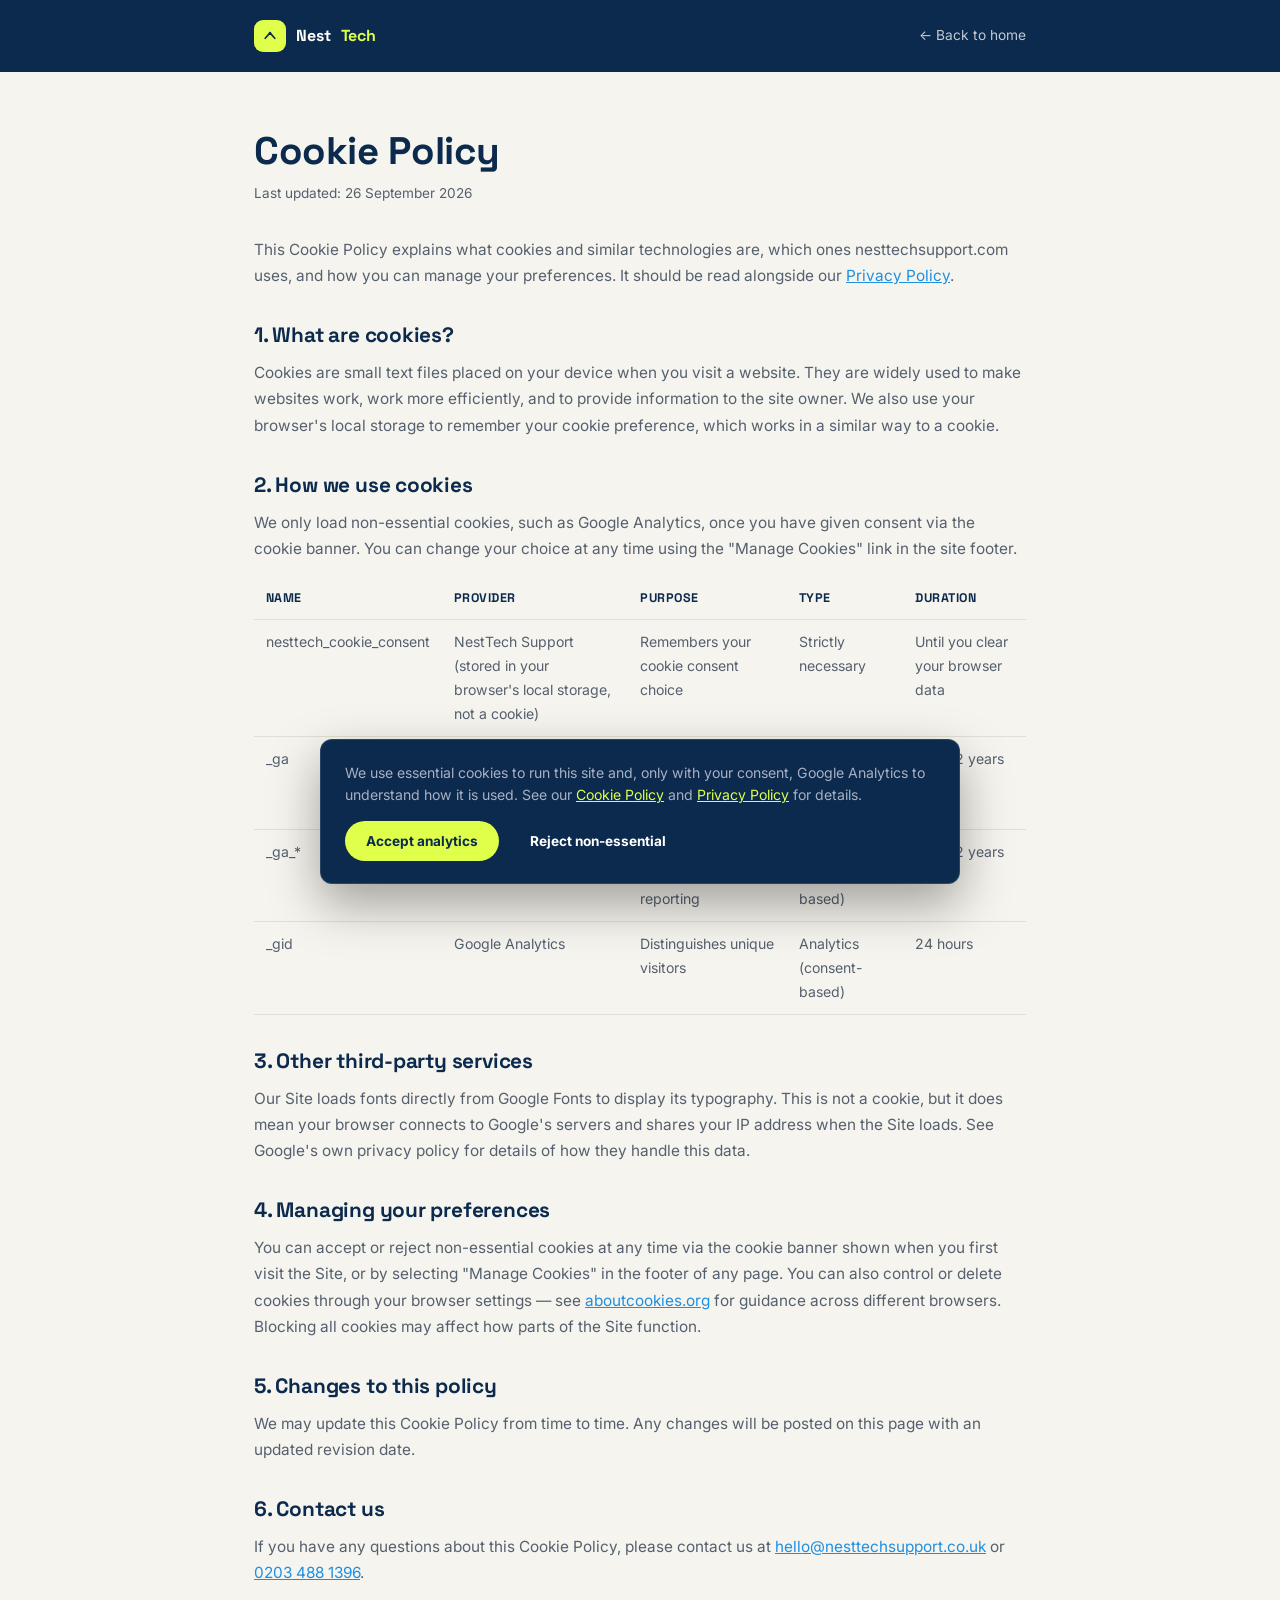
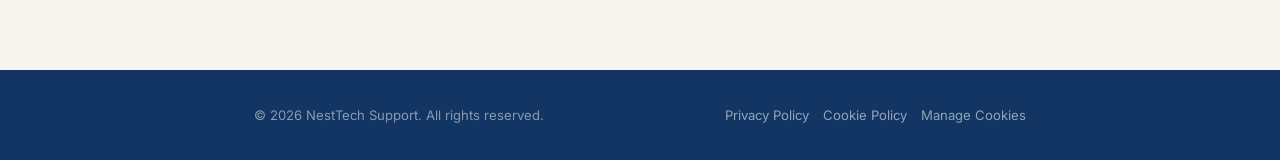
<file: cookie-policy.html>
<!DOCTYPE html>
<html lang="en">
<head>
<meta charset="UTF-8" />
<meta name="viewport" content="width=device-width, initial-scale=1.0" />
<title>Cookie Policy | NestTech Support</title>
<meta name="description" content="Details of the cookies and similar technologies used on the NestTech Support website, and how to manage your preferences." />
<meta name="robots" content="index, follow" />
<link rel="canonical" href="https://nesttechsupport.com/cookie-policy.html" />
<link rel="preconnect" href="https://fonts.googleapis.com" />
<link rel="preconnect" href="https://fonts.gstatic.com" crossorigin />
<link href="https://fonts.googleapis.com/css2?family=Space+Grotesk:wght@500;600;700&family=Inter:wght@400;500;600;700;800&display=swap" rel="stylesheet" />
<link rel="icon" type="image/png" sizes="32x32" href="favicon-32x32.png" />
<link rel="icon" type="image/png" sizes="16x16" href="favicon-16x16.png" />
<link rel="apple-touch-icon" sizes="180x180" href="apple-touch-icon.png" />
<link rel="shortcut icon" href="favicon.ico" />
<link rel="stylesheet" href="legal.css" />
<link rel="stylesheet" href="cookie-consent.css" />
<script src="cookie-consent.js" defer></script>
</head>
<body>

<header class="legal-header">
  <div class="container">
    <a href="index.html" class="legal-logo" aria-label="NestTech Support home">
      <span class="mark">
        <svg width="18" height="18" viewBox="0 0 64 64" xmlns="http://www.w3.org/2000/svg">
          <path d="M15 40 L32 21 L49 40" stroke="#0B2A4D" stroke-width="6" fill="none" stroke-linecap="round" stroke-linejoin="round"/>
          <circle cx="32" cy="21" r="4.5" fill="#0B2A4D"/>
        </svg>
      </span>
      Nest<span class="accent">Tech</span>
    </a>
    <a href="index.html" class="back-link">&larr; Back to home</a>
  </div>
</header>

<main class="legal-content">
  <div class="container">
    <h1>Cookie Policy</h1>
    <p class="updated">Last updated: 26 September 2026</p>

    <p>This Cookie Policy explains what cookies and similar technologies are, which ones nesttechsupport.com uses, and how you can manage your preferences. It should be read alongside our <a href="privacy-policy.html">Privacy Policy</a>.</p>

    <h2>1. What are cookies?</h2>
    <p>Cookies are small text files placed on your device when you visit a website. They are widely used to make websites work, work more efficiently, and to provide information to the site owner. We also use your browser's local storage to remember your cookie preference, which works in a similar way to a cookie.</p>

    <h2>2. How we use cookies</h2>
    <p>We only load non-essential cookies, such as Google Analytics, once you have given consent via the cookie banner. You can change your choice at any time using the "Manage Cookies" link in the site footer.</p>
    <table class="cookie-table">
      <thead>
        <tr>
          <th>Name</th>
          <th>Provider</th>
          <th>Purpose</th>
          <th>Type</th>
          <th>Duration</th>
        </tr>
      </thead>
      <tbody>
        <tr>
          <td>nesttech_cookie_consent</td>
          <td>NestTech Support (stored in your browser's local storage, not a cookie)</td>
          <td>Remembers your cookie consent choice</td>
          <td>Strictly necessary</td>
          <td>Until you clear your browser data</td>
        </tr>
        <tr>
          <td>_ga</td>
          <td>Google Analytics</td>
          <td>Distinguishes unique visitors</td>
          <td>Analytics (consent-based)</td>
          <td>Up to 2 years</td>
        </tr>
        <tr>
          <td>_ga_*</td>
          <td>Google Analytics</td>
          <td>Persists session state for analytics reporting</td>
          <td>Analytics (consent-based)</td>
          <td>Up to 2 years</td>
        </tr>
        <tr>
          <td>_gid</td>
          <td>Google Analytics</td>
          <td>Distinguishes unique visitors</td>
          <td>Analytics (consent-based)</td>
          <td>24 hours</td>
        </tr>
      </tbody>
    </table>

    <h2>3. Other third-party services</h2>
    <p>Our Site loads fonts directly from Google Fonts to display its typography. This is not a cookie, but it does mean your browser connects to Google's servers and shares your IP address when the Site loads. See Google's own privacy policy for details of how they handle this data.</p>

    <h2>4. Managing your preferences</h2>
    <p>You can accept or reject non-essential cookies at any time via the cookie banner shown when you first visit the Site, or by selecting "Manage Cookies" in the footer of any page. You can also control or delete cookies through your browser settings &mdash; see <a href="https://www.aboutcookies.org" target="_blank" rel="noopener">aboutcookies.org</a> for guidance across different browsers. Blocking all cookies may affect how parts of the Site function.</p>

    <h2>5. Changes to this policy</h2>
    <p>We may update this Cookie Policy from time to time. Any changes will be posted on this page with an updated revision date.</p>

    <h2>6. Contact us</h2>
    <p>If you have any questions about this Cookie Policy, please contact us at <a href="mailto:hello@nesttechsupport.co.uk">hello@nesttechsupport.co.uk</a> or <a href="tel:02034881396">0203 488 1396</a>.</p>
  </div>
</main>

<footer class="legal-footer">
  <div class="container">
    <p>&copy; <span id="year"></span> NestTech Support. All rights reserved.</p>
    <div class="footer-legal">
      <a href="privacy-policy.html">Privacy Policy</a>
      <a href="cookie-policy.html">Cookie Policy</a>
      <button type="button" id="manage-cookies-btn">Manage Cookies</button>
    </div>
  </div>
</footer>

<script>document.getElementById('year').textContent = new Date().getFullYear();</script>
</body>
</html>
</file>
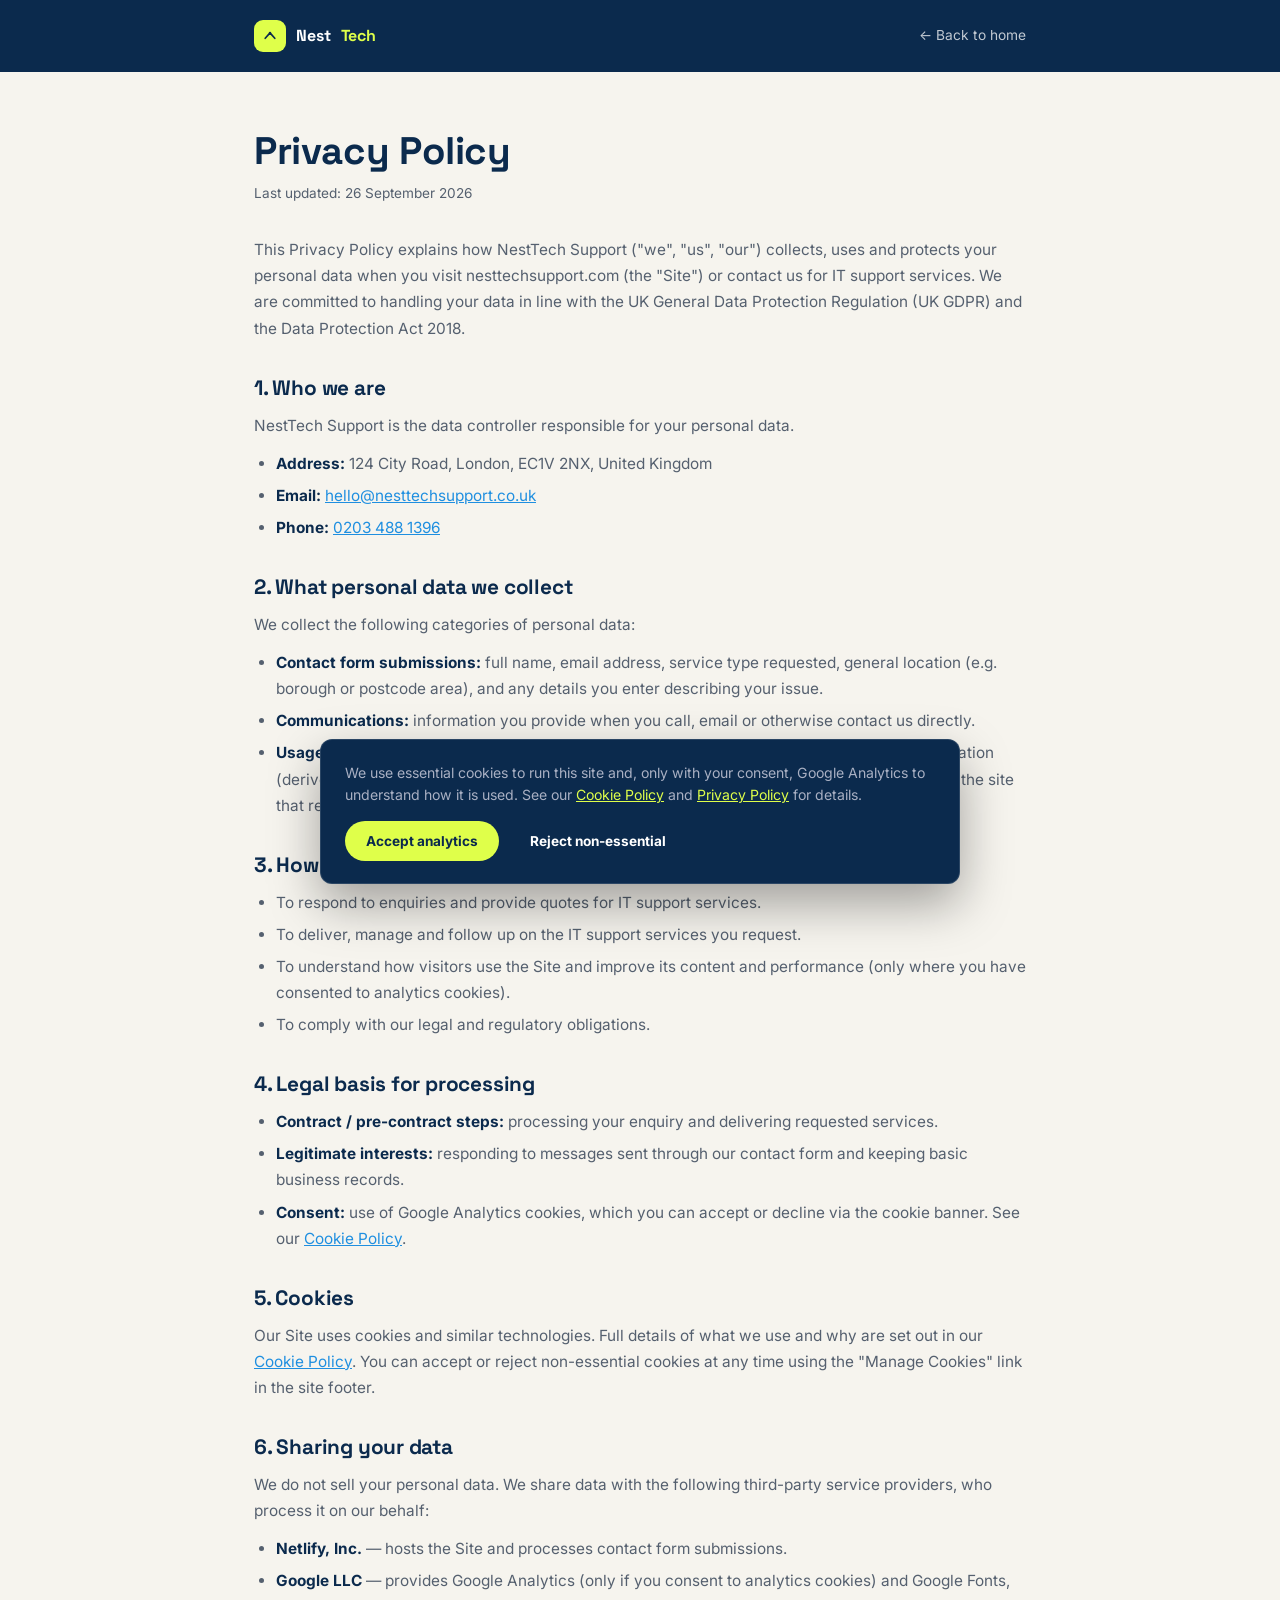
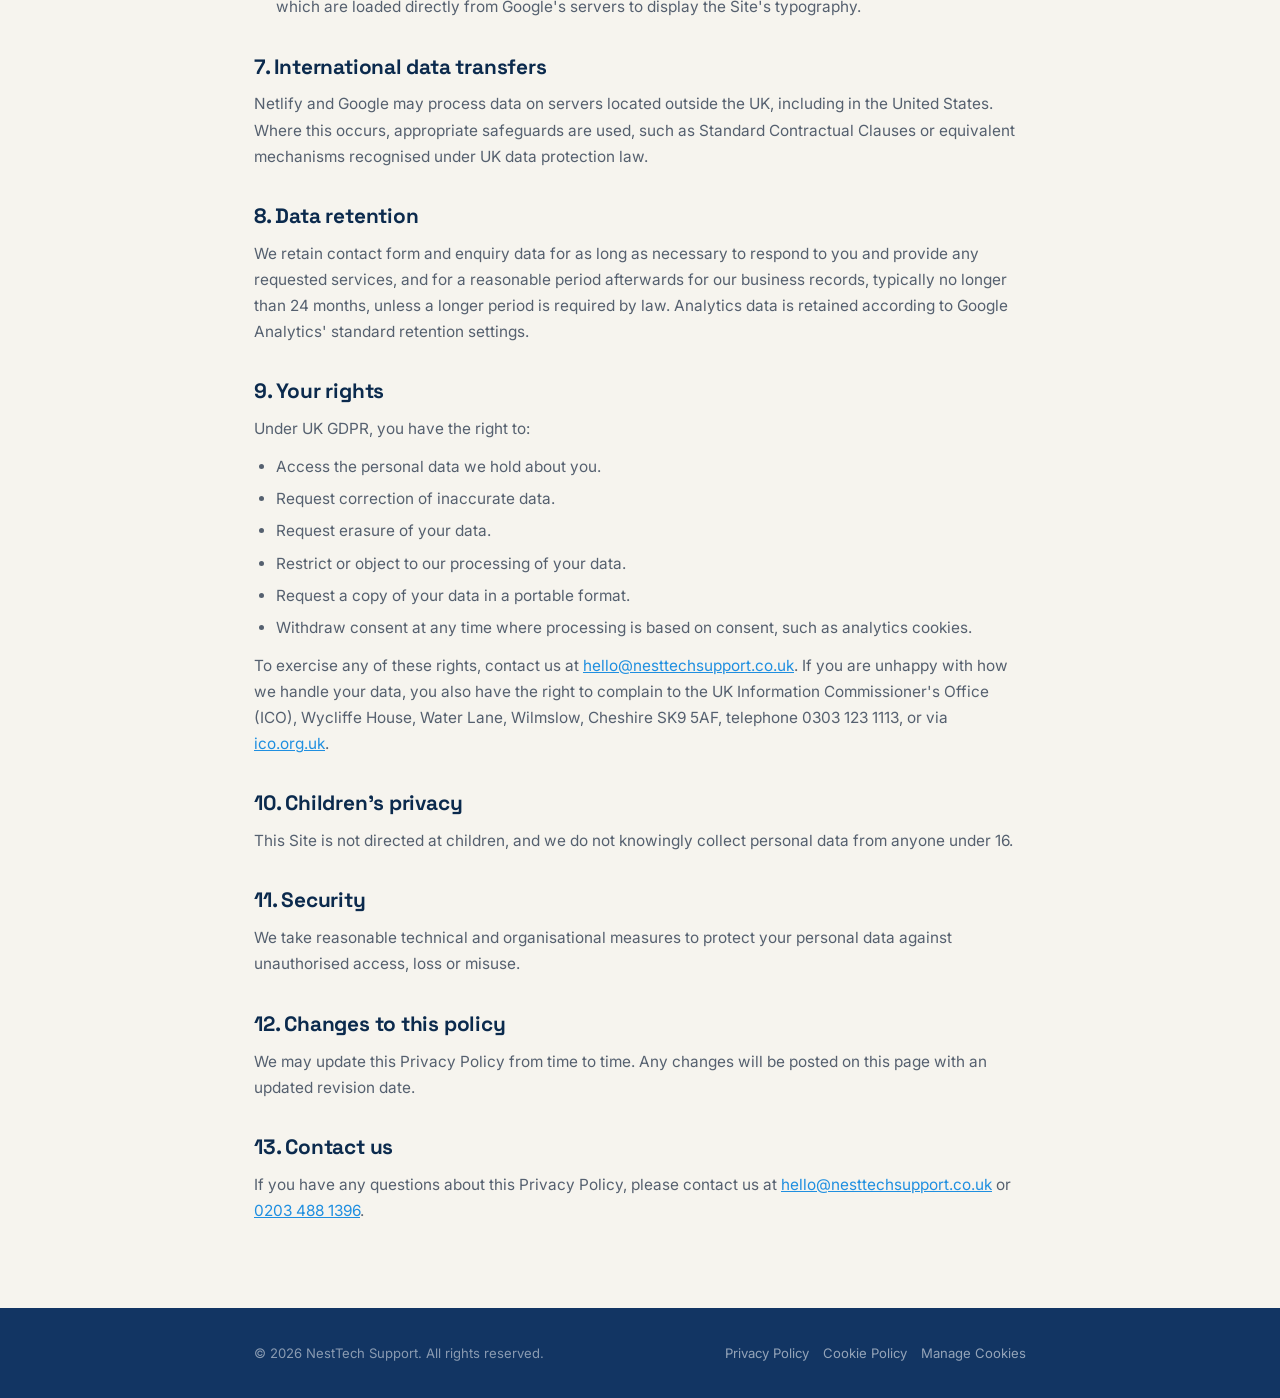
<file: privacy-policy.html>
<!DOCTYPE html>
<html lang="en">
<head>
<meta charset="UTF-8" />
<meta name="viewport" content="width=device-width, initial-scale=1.0" />
<title>Privacy Policy | NestTech Support</title>
<meta name="description" content="How NestTech Support collects, uses and protects your personal data, including data collected through our contact form and Google Analytics." />
<meta name="robots" content="index, follow" />
<link rel="canonical" href="https://nesttechsupport.com/privacy-policy.html" />
<link rel="preconnect" href="https://fonts.googleapis.com" />
<link rel="preconnect" href="https://fonts.gstatic.com" crossorigin />
<link href="https://fonts.googleapis.com/css2?family=Space+Grotesk:wght@500;600;700&family=Inter:wght@400;500;600;700;800&display=swap" rel="stylesheet" />
<link rel="icon" type="image/png" sizes="32x32" href="favicon-32x32.png" />
<link rel="icon" type="image/png" sizes="16x16" href="favicon-16x16.png" />
<link rel="apple-touch-icon" sizes="180x180" href="apple-touch-icon.png" />
<link rel="shortcut icon" href="favicon.ico" />
<link rel="stylesheet" href="legal.css" />
<link rel="stylesheet" href="cookie-consent.css" />
<script src="cookie-consent.js" defer></script>
</head>
<body>

<header class="legal-header">
  <div class="container">
    <a href="index.html" class="legal-logo" aria-label="NestTech Support home">
      <span class="mark">
        <svg width="18" height="18" viewBox="0 0 64 64" xmlns="http://www.w3.org/2000/svg">
          <path d="M15 40 L32 21 L49 40" stroke="#0B2A4D" stroke-width="6" fill="none" stroke-linecap="round" stroke-linejoin="round"/>
          <circle cx="32" cy="21" r="4.5" fill="#0B2A4D"/>
        </svg>
      </span>
      Nest<span class="accent">Tech</span>
    </a>
    <a href="index.html" class="back-link">&larr; Back to home</a>
  </div>
</header>

<main class="legal-content">
  <div class="container">
    <h1>Privacy Policy</h1>
    <p class="updated">Last updated: 26 September 2026</p>

    <p>This Privacy Policy explains how NestTech Support ("we", "us", "our") collects, uses and protects your personal data when you visit nesttechsupport.com (the "Site") or contact us for IT support services. We are committed to handling your data in line with the UK General Data Protection Regulation (UK GDPR) and the Data Protection Act 2018.</p>

    <h2>1. Who we are</h2>
    <p>NestTech Support is the data controller responsible for your personal data.</p>
    <ul>
      <li><strong>Address:</strong> 124 City Road, London, EC1V 2NX, United Kingdom</li>
      <li><strong>Email:</strong> <a href="mailto:hello@nesttechsupport.co.uk">hello@nesttechsupport.co.uk</a></li>
      <li><strong>Phone:</strong> <a href="tel:02034881396">0203 488 1396</a></li>
    </ul>

    <h2>2. What personal data we collect</h2>
    <p>We collect the following categories of personal data:</p>
    <ul>
      <li><strong>Contact form submissions:</strong> full name, email address, service type requested, general location (e.g. borough or postcode area), and any details you enter describing your issue.</li>
      <li><strong>Communications:</strong> information you provide when you call, email or otherwise contact us directly.</li>
      <li><strong>Usage data:</strong> if you consent to analytics cookies, we collect data such as your approximate location (derived from IP address), device and browser type, pages viewed, time spent on the Site, and the site that referred you here, via Google Analytics.</li>
    </ul>

    <h2>3. How we use your personal data</h2>
    <ul>
      <li>To respond to enquiries and provide quotes for IT support services.</li>
      <li>To deliver, manage and follow up on the IT support services you request.</li>
      <li>To understand how visitors use the Site and improve its content and performance (only where you have consented to analytics cookies).</li>
      <li>To comply with our legal and regulatory obligations.</li>
    </ul>

    <h2>4. Legal basis for processing</h2>
    <ul>
      <li><strong>Contract / pre-contract steps:</strong> processing your enquiry and delivering requested services.</li>
      <li><strong>Legitimate interests:</strong> responding to messages sent through our contact form and keeping basic business records.</li>
      <li><strong>Consent:</strong> use of Google Analytics cookies, which you can accept or decline via the cookie banner. See our <a href="cookie-policy.html">Cookie Policy</a>.</li>
    </ul>

    <h2>5. Cookies</h2>
    <p>Our Site uses cookies and similar technologies. Full details of what we use and why are set out in our <a href="cookie-policy.html">Cookie Policy</a>. You can accept or reject non-essential cookies at any time using the "Manage Cookies" link in the site footer.</p>

    <h2>6. Sharing your data</h2>
    <p>We do not sell your personal data. We share data with the following third-party service providers, who process it on our behalf:</p>
    <ul>
      <li><strong>Netlify, Inc.</strong> &mdash; hosts the Site and processes contact form submissions.</li>
      <li><strong>Google LLC</strong> &mdash; provides Google Analytics (only if you consent to analytics cookies) and Google Fonts, which are loaded directly from Google's servers to display the Site's typography.</li>
    </ul>

    <h2>7. International data transfers</h2>
    <p>Netlify and Google may process data on servers located outside the UK, including in the United States. Where this occurs, appropriate safeguards are used, such as Standard Contractual Clauses or equivalent mechanisms recognised under UK data protection law.</p>

    <h2>8. Data retention</h2>
    <p>We retain contact form and enquiry data for as long as necessary to respond to you and provide any requested services, and for a reasonable period afterwards for our business records, typically no longer than 24 months, unless a longer period is required by law. Analytics data is retained according to Google Analytics' standard retention settings.</p>

    <h2>9. Your rights</h2>
    <p>Under UK GDPR, you have the right to:</p>
    <ul>
      <li>Access the personal data we hold about you.</li>
      <li>Request correction of inaccurate data.</li>
      <li>Request erasure of your data.</li>
      <li>Restrict or object to our processing of your data.</li>
      <li>Request a copy of your data in a portable format.</li>
      <li>Withdraw consent at any time where processing is based on consent, such as analytics cookies.</li>
    </ul>
    <p>To exercise any of these rights, contact us at <a href="mailto:hello@nesttechsupport.co.uk">hello@nesttechsupport.co.uk</a>. If you are unhappy with how we handle your data, you also have the right to complain to the UK Information Commissioner's Office (ICO), Wycliffe House, Water Lane, Wilmslow, Cheshire SK9 5AF, telephone 0303 123 1113, or via <a href="https://ico.org.uk" target="_blank" rel="noopener">ico.org.uk</a>.</p>

    <h2>10. Children's privacy</h2>
    <p>This Site is not directed at children, and we do not knowingly collect personal data from anyone under 16.</p>

    <h2>11. Security</h2>
    <p>We take reasonable technical and organisational measures to protect your personal data against unauthorised access, loss or misuse.</p>

    <h2>12. Changes to this policy</h2>
    <p>We may update this Privacy Policy from time to time. Any changes will be posted on this page with an updated revision date.</p>

    <h2>13. Contact us</h2>
    <p>If you have any questions about this Privacy Policy, please contact us at <a href="mailto:hello@nesttechsupport.co.uk">hello@nesttechsupport.co.uk</a> or <a href="tel:02034881396">0203 488 1396</a>.</p>
  </div>
</main>

<footer class="legal-footer">
  <div class="container">
    <p>&copy; <span id="year"></span> NestTech Support. All rights reserved.</p>
    <div class="footer-legal">
      <a href="privacy-policy.html">Privacy Policy</a>
      <a href="cookie-policy.html">Cookie Policy</a>
      <button type="button" id="manage-cookies-btn">Manage Cookies</button>
    </div>
  </div>
</footer>

<script>document.getElementById('year').textContent = new Date().getFullYear();</script>
</body>
</html>
</file>
<file: cookie-consent.css>
.cookie-banner {
  position: fixed; left: 16px; right: 16px; bottom: 16px; z-index: 999;
  max-width: 640px; margin: 0 auto;
  background: var(--ink); color: var(--white);
  border: 1px solid var(--edge); border-radius: var(--r-sm);
  padding: 22px 24px; box-shadow: 0 20px 50px rgba(0,0,0,.35);
  display: none; flex-direction: column; gap: 14px;
  font-family: 'Inter', sans-serif;
}
.cookie-banner.visible { display: flex; }
.cookie-banner p { font-size: .88rem; line-height: 1.6; color: var(--body-d); margin: 0; }
.cookie-banner a { color: var(--amber); text-decoration: underline; }
.cookie-banner-actions { display: flex; gap: 10px; flex-wrap: wrap; }
.cookie-banner-actions button {
  font-family: 'Inter', sans-serif; font-weight: 700; font-size: .85rem;
  padding: 11px 20px; border-radius: 100px; cursor: pointer; border: 1.5px solid transparent;
}
.cookie-btn-accept { background: var(--amber); color: var(--ink); }
.cookie-btn-accept:hover { background: var(--white); }
.cookie-btn-reject { background: transparent; color: var(--white); border-color: rgba(255,255,255,.35); }
.cookie-btn-reject:hover { border-color: #fff; background: rgba(255,255,255,.06); }
@media (max-width: 480px) {
  .cookie-banner { left: 12px; right: 12px; bottom: 12px; padding: 18px; }
}
</file>
<file: legal.css>
:root {
  --ink:        #0B2A4D;
  --panel:      #123563;
  --edge:       rgba(255,255,255,.13);
  --paper:      #F6F4EE;
  --paper2:     #EFEBE1;
  --amber:      #DFFF4A;
  --amber-dark: #1F8FE0;
  --white:      #ffffff;
  --body-d:     #A9B0C3;
  --body-l:     #55606F;
  --line-l:     #E1DED3;
  --r:          22px;
  --r-sm:       12px;
}
*, *::before, *::after { box-sizing: border-box; margin: 0; padding: 0; }
body { font-family: 'Inter', sans-serif; background: var(--paper); color: var(--ink); line-height: 1.7; -webkit-font-smoothing: antialiased; }
a { color: var(--amber-dark); text-decoration: underline; }
.container { max-width: 820px; margin: 0 auto; padding: 0 24px; }

h1, h2 { font-family: 'Space Grotesk', sans-serif; font-weight: 700; line-height: 1.2; letter-spacing: -.01em; color: var(--ink); }
h1 { font-size: clamp(1.8rem, 4vw, 2.4rem); margin-bottom: 8px; }
h2 { font-size: 1.3rem; margin: 34px 0 12px; }
p, li { font-size: .96rem; color: var(--body-l); }
p { margin-bottom: 12px; }
ul, ol { padding-left: 22px; margin-bottom: 12px; }
li { margin-bottom: 6px; }
strong { color: var(--ink); }
.updated { font-size: .85rem; color: var(--body-l); margin-bottom: 32px; }

header.legal-header { background: var(--ink); padding: 20px 0; }
.legal-header .container { display: flex; align-items: center; justify-content: space-between; gap: 16px; flex-wrap: wrap; }
.legal-logo { display: flex; align-items: center; gap: 10px; color: var(--white); font-family: 'Space Grotesk', sans-serif; font-weight: 700; text-decoration: none; }
.legal-logo .mark { width: 32px; height: 32px; border-radius: 9px; background: var(--amber); display: flex; align-items: center; justify-content: center; flex-shrink: 0; }
.legal-logo .accent { color: var(--amber); }
.back-link { color: rgba(255,255,255,.75); font-size: .86rem; text-decoration: none; }
.back-link:hover { color: var(--white); }

main.legal-content { padding: 56px 0 72px; }

table.cookie-table { width: 100%; border-collapse: collapse; margin: 16px 0 28px; font-size: .88rem; }
table.cookie-table th, table.cookie-table td { text-align: left; padding: 10px 12px; border-bottom: 1px solid var(--line-l); vertical-align: top; }
table.cookie-table th { color: var(--ink); font-family: 'Space Grotesk', sans-serif; font-size: .78rem; text-transform: uppercase; letter-spacing: .04em; }
table.cookie-table td { color: var(--body-l); }

footer.legal-footer { background: var(--panel); padding: 34px 0; }
footer.legal-footer .container { display: flex; flex-wrap: wrap; justify-content: space-between; align-items: center; gap: 14px; }
footer.legal-footer p { color: rgba(255,255,255,.5); font-size: .82rem; margin: 0; }
.footer-legal { display: flex; align-items: center; gap: 14px; flex-wrap: wrap; }
.footer-legal a, .footer-legal button { color: rgba(255,255,255,.55); font-size: .82rem; background: none; border: none; padding: 0; cursor: pointer; font-family: inherit; text-decoration: none; transition: color .15s; }
.footer-legal a:hover, .footer-legal button:hover { color: var(--amber); }
</file>
